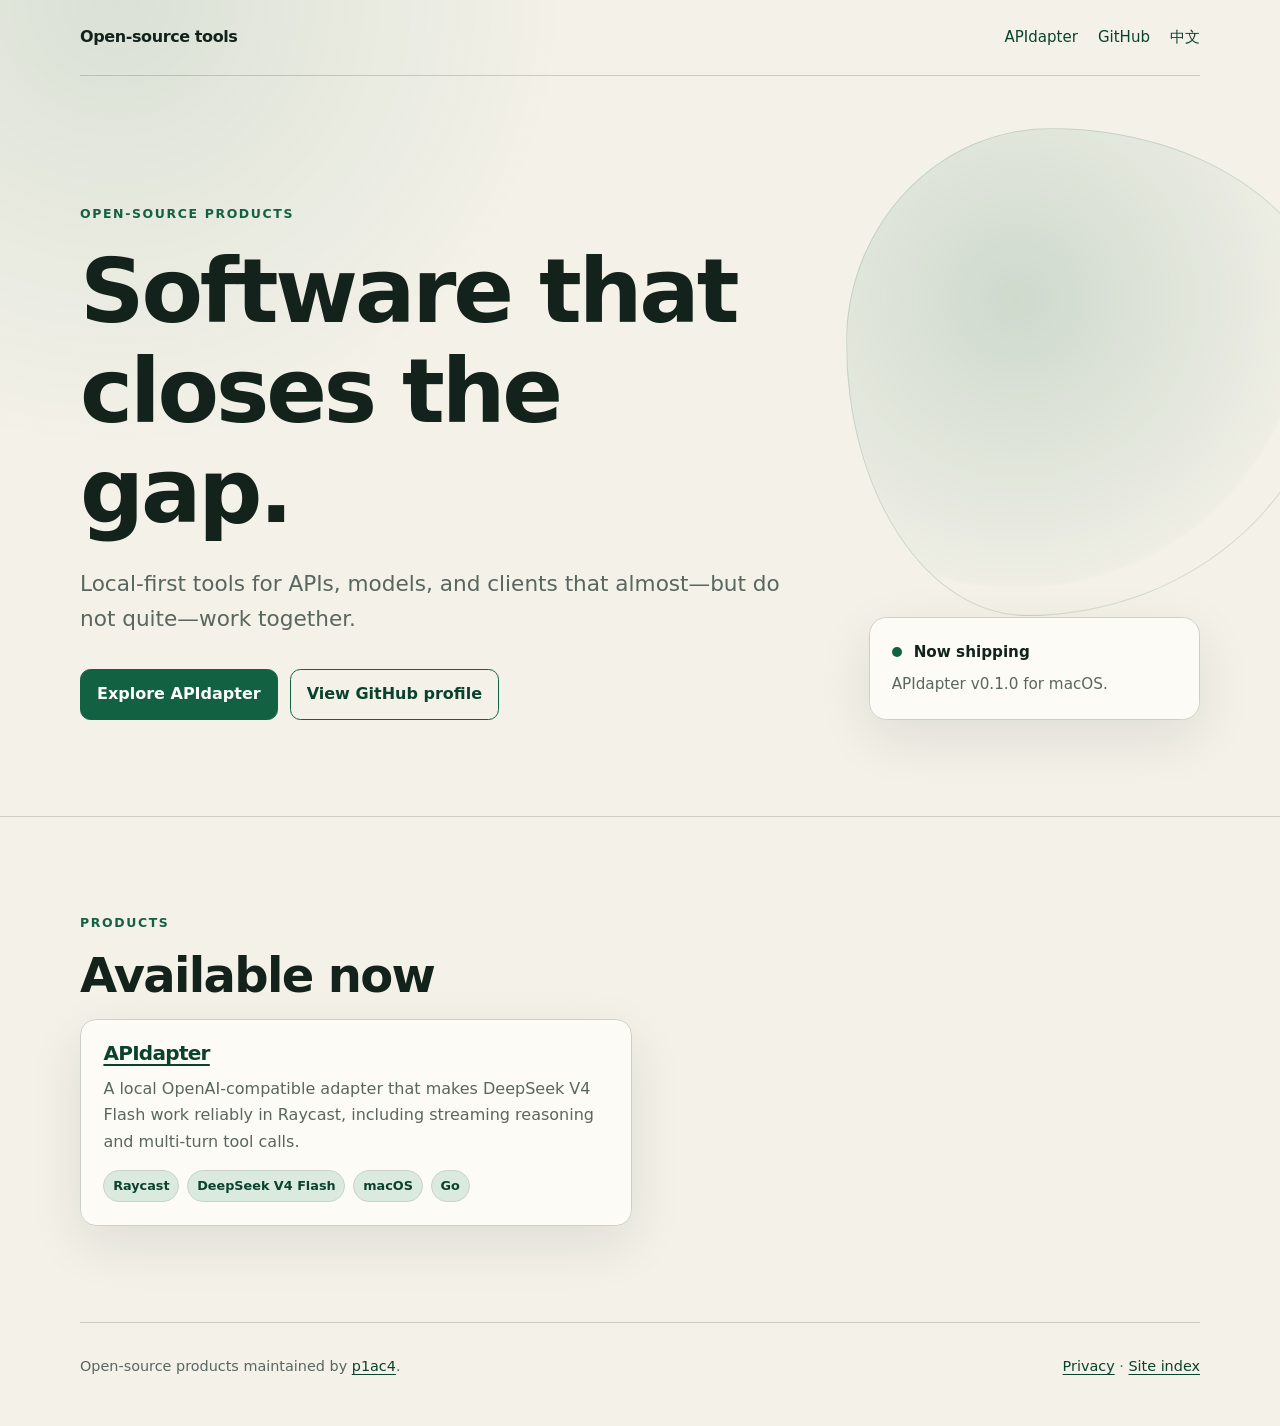
<file: index.html>
<!doctype html>
<html lang="en">
<head>
  <meta charset="utf-8">
  <meta name="viewport" content="width=device-width, initial-scale=1">
  <meta name="google-site-verification" content="-a6aRvejH29HqpFG3mDC5x5SGR4LYMcggKDMlY1fl5k">
  <title>Open-source tools for real compatibility gaps</title>
  <meta name="description" content="Focused, local-first open-source products for real compatibility gaps, starting with APIdapter.">
  <link rel="canonical" href="https://p1ac4.github.io/">
  <link rel="alternate" hreflang="en" href="https://p1ac4.github.io/">
  <link rel="alternate" hreflang="zh-Hans" href="https://p1ac4.github.io/zh/">
  <link rel="alternate" hreflang="x-default" href="https://p1ac4.github.io/">
  <meta property="og:type" content="website">
  <meta property="og:title" content="Open-source tools for real compatibility gaps">
  <meta property="og:description" content="Focused, local-first products for real compatibility gaps.">
  <meta property="og:url" content="https://p1ac4.github.io/">
  <meta name="twitter:card" content="summary">
  <link rel="icon" href="/assets/favicon.svg" type="image/svg+xml">
  <link rel="stylesheet" href="/assets/styles.css">
  <!-- Google tag (gtag.js) -->
  <script async src="https://www.googletagmanager.com/gtag/js?id=G-8JHM6JYCK9"></script>
  <script>
    window.dataLayer = window.dataLayer || [];
    function gtag(){dataLayer.push(arguments);}
    gtag('js', new Date());
    gtag('config', 'G-8JHM6JYCK9');
  </script>
  <script type="application/ld+json">
  {
    "@context": "https://schema.org",
    "@type": "WebSite",
    "name": "Open-source compatibility tools",
    "url": "https://p1ac4.github.io/",
    "description": "Focused, local-first open-source products for real compatibility gaps.",
    "inLanguage": ["en", "zh-Hans"]
  }
  </script>
</head>
<body>
  <a class="skip-link" href="#main">Skip to content</a>
  <header class="shell site-header">
    <a class="brand" href="/">Open-source tools</a>
    <nav class="nav" aria-label="Primary">
      <a href="/apidapter/">APIdapter</a>
      <a href="https://github.com/p1ac4">GitHub</a>
      <a lang="zh-Hans" href="/zh/">中文</a>
    </nav>
  </header>

  <main id="main">
    <section class="shell hero">
      <div class="hero-grid">
        <div>
          <p class="eyebrow">Open-source products</p>
          <h1>Software that closes the gap.</h1>
          <p class="lede">Local-first tools for APIs, models, and clients that almost—but do not quite—work together.</p>
          <div class="actions">
            <a class="button" href="/apidapter/">Explore APIdapter</a>
            <a class="button secondary" href="https://github.com/p1ac4">View GitHub profile</a>
          </div>
        </div>
        <aside class="hero-note" aria-label="Current release">
          <strong>Now shipping</strong>
          <p>APIdapter v0.1.0 for macOS.</p>
        </aside>
      </div>
    </section>

    <section class="section">
      <div class="shell">
        <p class="eyebrow">Products</p>
        <h2>Available now</h2>
        <div class="grid two">
          <article class="card">
            <h3><a href="/apidapter/">APIdapter</a></h3>
            <p>A local OpenAI-compatible adapter that makes DeepSeek V4 Flash work reliably in Raycast, including streaming reasoning and multi-turn tool calls.</p>
            <ul class="tag-list" aria-label="APIdapter topics">
              <li>Raycast</li>
              <li>DeepSeek V4 Flash</li>
              <li>macOS</li>
              <li>Go</li>
            </ul>
          </article>
        </div>
      </div>
    </section>
  </main>

  <footer class="shell site-footer">
    <p>Open-source products maintained by <a href="https://github.com/p1ac4">p1ac4</a>.</p>
    <p><a href="/privacy/">Privacy</a> · <a href="/llms.txt">Site index</a></p>
  </footer>
</body>
</html>
</file>
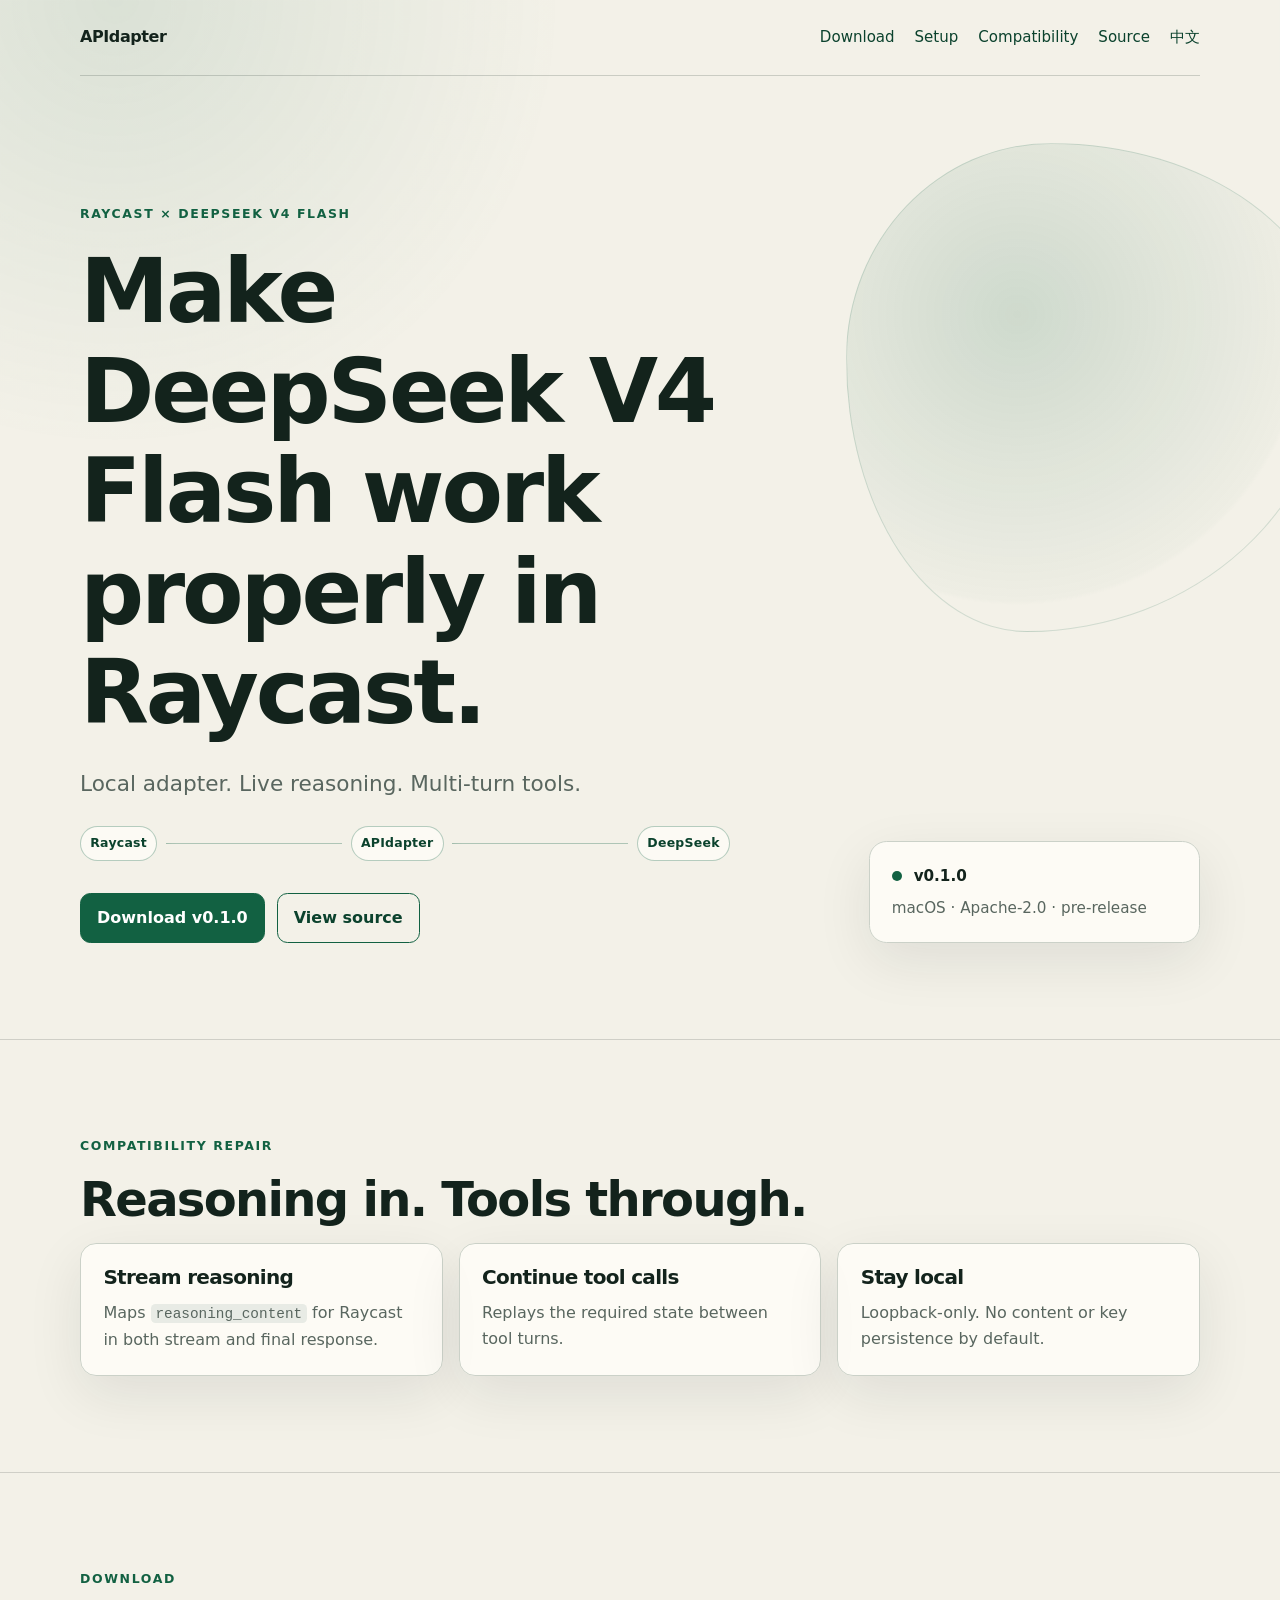
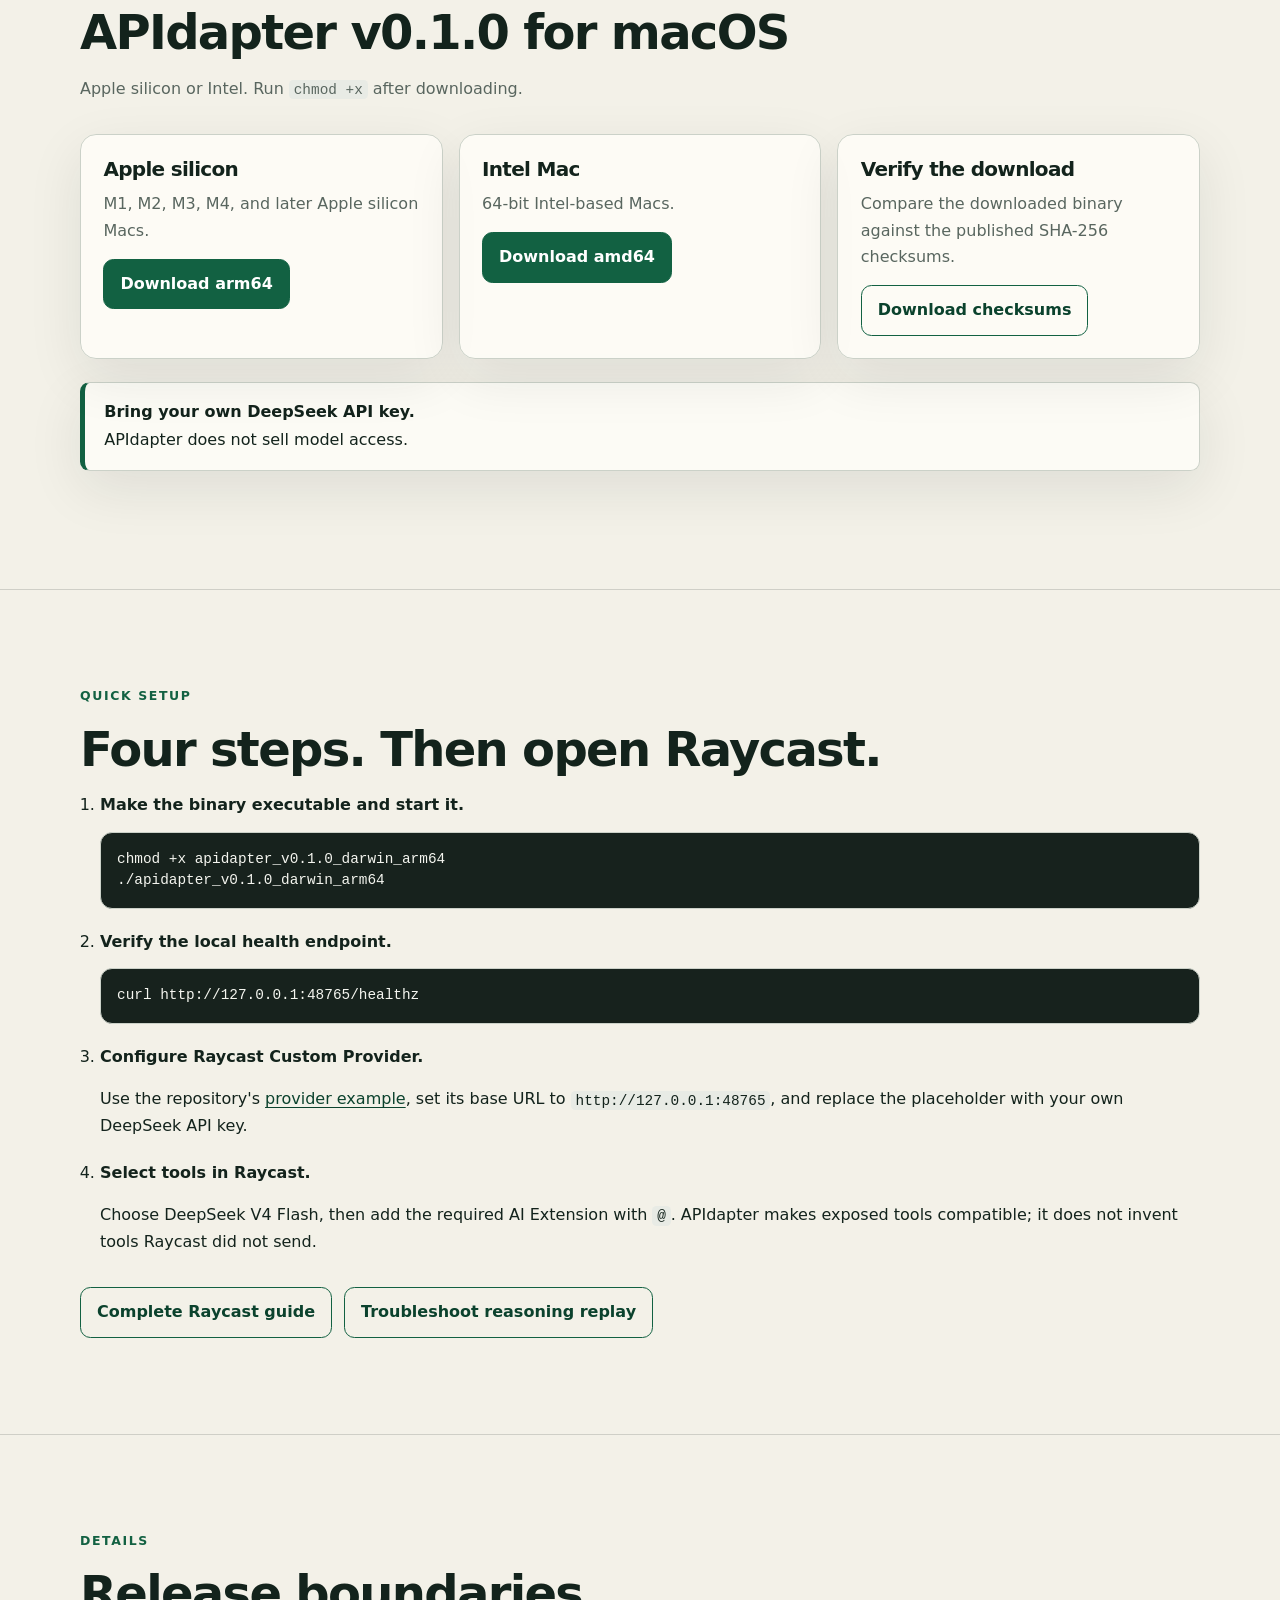
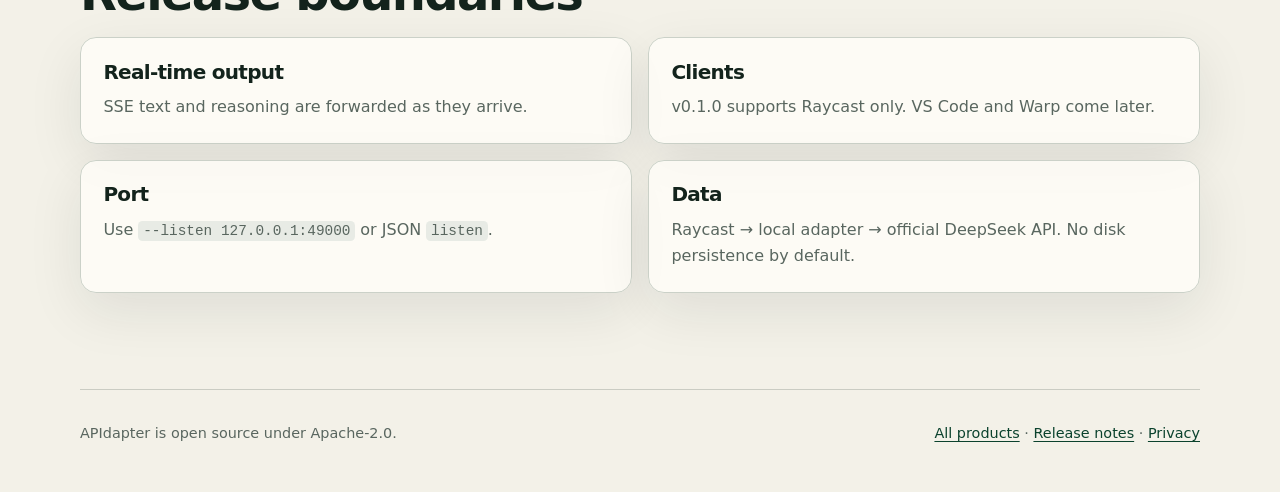
<file: apidapter/index.html>
<!doctype html>
<html lang="en">
<head>
  <meta charset="utf-8">
  <meta name="viewport" content="width=device-width, initial-scale=1">
  <title>APIdapter — Use DeepSeek V4 Flash in Raycast</title>
  <meta name="description" content="APIdapter is a local OpenAI-compatible adapter for running DeepSeek V4 Flash in Raycast with streaming reasoning and multi-turn tool calls. Download v0.1.0 for macOS.">
  <link rel="canonical" href="https://p1ac4.github.io/apidapter/">
  <link rel="alternate" hreflang="en" href="https://p1ac4.github.io/apidapter/">
  <link rel="alternate" hreflang="zh-Hans" href="https://p1ac4.github.io/apidapter/zh/">
  <link rel="alternate" hreflang="x-default" href="https://p1ac4.github.io/apidapter/">
  <meta property="og:type" content="website">
  <meta property="og:title" content="APIdapter — DeepSeek V4 Flash compatibility for Raycast">
  <meta property="og:description" content="Local compatibility adapter with streaming reasoning and multi-turn tool calls.">
  <meta property="og:url" content="https://p1ac4.github.io/apidapter/">
  <meta name="twitter:card" content="summary">
  <link rel="icon" href="/assets/favicon.svg" type="image/svg+xml">
  <link rel="stylesheet" href="/assets/styles.css">
  <!-- Google tag (gtag.js) -->
  <script async src="https://www.googletagmanager.com/gtag/js?id=G-8JHM6JYCK9"></script>
  <script>
    window.dataLayer = window.dataLayer || [];
    function gtag(){dataLayer.push(arguments);}
    gtag('js', new Date());
    gtag('config', 'G-8JHM6JYCK9');
  </script>
  <script type="application/ld+json">
  {
    "@context": "https://schema.org",
    "@graph": [
      {
        "@type": "SoftwareApplication",
        "name": "APIdapter",
        "description": "A local OpenAI-compatible adapter for running DeepSeek V4 Flash in Raycast with streaming reasoning and multi-turn tool calls.",
        "url": "https://p1ac4.github.io/apidapter/",
        "codeRepository": "https://github.com/p1ac4/APIdapter",
        "downloadUrl": "https://github.com/p1ac4/APIdapter/releases/tag/v0.1.0",
        "softwareVersion": "0.1.0",
        "operatingSystem": "macOS",
        "applicationCategory": "DeveloperApplication",
        "license": "https://www.apache.org/licenses/LICENSE-2.0",
        "isAccessibleForFree": true
      }
    ]
  }
  </script>
</head>
<body>
  <a class="skip-link" href="#main">Skip to content</a>
  <header class="shell site-header">
    <a class="brand" href="/apidapter/">APIdapter</a>
    <nav class="nav" aria-label="Primary">
      <a href="#download">Download</a>
      <a href="#setup">Setup</a>
      <a href="/apidapter/compatibility/">Compatibility</a>
      <a href="https://github.com/p1ac4/APIdapter">Source</a>
      <a lang="zh-Hans" href="/apidapter/zh/">中文</a>
    </nav>
  </header>

  <main id="main">
    <section class="shell hero">
      <div class="hero-grid">
        <div>
          <p class="eyebrow">Raycast × DeepSeek V4 Flash</p>
          <h1>Make DeepSeek V4 Flash work properly in Raycast.</h1>
          <p class="lede">Local adapter. Live reasoning. Multi-turn tools.</p>
          <div class="route" aria-label="Request route">
            <span>Raycast</span><i aria-hidden="true"></i><span>APIdapter</span><i aria-hidden="true"></i><span>DeepSeek</span>
          </div>
          <div class="actions">
            <a class="button" href="#download">Download v0.1.0</a>
            <a class="button secondary" href="https://github.com/p1ac4/APIdapter">View source</a>
          </div>
        </div>
        <aside class="hero-note" aria-label="Release status">
          <strong>v0.1.0</strong>
          <p>macOS · Apache-2.0 · pre-release</p>
        </aside>
      </div>
    </section>

    <section class="section">
      <div class="shell">
        <p class="eyebrow">Compatibility repair</p>
        <h2>Reasoning in. Tools through.</h2>
        <div class="grid">
          <article class="card">
            <h3>Stream reasoning</h3>
            <p>Maps <code>reasoning_content</code> for Raycast in both stream and final response.</p>
          </article>
          <article class="card">
            <h3>Continue tool calls</h3>
            <p>Replays the required state between tool turns.</p>
          </article>
          <article class="card">
            <h3>Stay local</h3>
            <p>Loopback-only. No content or key persistence by default.</p>
          </article>
        </div>
      </div>
    </section>

    <section class="section" id="download">
      <div class="shell">
        <p class="eyebrow">Download</p>
        <h2>APIdapter v0.1.0 for macOS</h2>
        <p class="section-intro">Apple silicon or Intel. Run <code>chmod +x</code> after downloading.</p>
        <div class="grid">
          <article class="card">
            <h3>Apple silicon</h3>
            <p>M1, M2, M3, M4, and later Apple silicon Macs.</p>
            <p><a class="button" href="https://github.com/p1ac4/APIdapter/releases/download/v0.1.0/apidapter_v0.1.0_darwin_arm64">Download arm64</a></p>
          </article>
          <article class="card">
            <h3>Intel Mac</h3>
            <p>64-bit Intel-based Macs.</p>
            <p><a class="button" href="https://github.com/p1ac4/APIdapter/releases/download/v0.1.0/apidapter_v0.1.0_darwin_amd64">Download amd64</a></p>
          </article>
          <article class="card">
            <h3>Verify the download</h3>
            <p>Compare the downloaded binary against the published SHA-256 checksums.</p>
            <p><a class="button secondary" href="https://github.com/p1ac4/APIdapter/releases/download/v0.1.0/apidapter_v0.1.0_checksums.txt">Download checksums</a></p>
          </article>
        </div>
        <div class="notice">
          <strong>Bring your own DeepSeek API key.</strong>
          APIdapter does not sell model access.
        </div>
      </div>
    </section>

    <section class="section" id="setup">
      <div class="shell">
        <p class="eyebrow">Quick setup</p>
        <h2>Four steps. Then open Raycast.</h2>
        <ol class="steps">
          <li>
            <strong>Make the binary executable and start it.</strong>
            <pre><code>chmod +x apidapter_v0.1.0_darwin_arm64
./apidapter_v0.1.0_darwin_arm64</code></pre>
          </li>
          <li>
            <strong>Verify the local health endpoint.</strong>
            <pre><code>curl http://127.0.0.1:48765/healthz</code></pre>
          </li>
          <li>
            <strong>Configure Raycast Custom Provider.</strong>
            <p>Use the repository's <a href="https://github.com/p1ac4/APIdapter/blob/main/examples/raycast-providers.yaml">provider example</a>, set its base URL to <code>http://127.0.0.1:48765</code>, and replace the placeholder with your own DeepSeek API key.</p>
          </li>
          <li>
            <strong>Select tools in Raycast.</strong>
            <p>Choose DeepSeek V4 Flash, then add the required AI Extension with <code>@</code>. APIdapter makes exposed tools compatible; it does not invent tools Raycast did not send.</p>
          </li>
        </ol>
        <div class="actions">
          <a class="button secondary" href="https://github.com/p1ac4/APIdapter/blob/main/docs/raycast.md">Complete Raycast guide</a>
          <a class="button secondary" href="/apidapter/fix-reasoning-content-must-be-passed-back/">Troubleshoot reasoning replay</a>
        </div>
      </div>
    </section>

    <section class="section" id="faq">
      <div class="shell">
        <p class="eyebrow">Details</p>
        <h2>Release boundaries</h2>
        <div class="grid two">
          <article class="card">
            <h3>Real-time output</h3>
            <p>SSE text and reasoning are forwarded as they arrive.</p>
          </article>
          <article class="card">
            <h3>Clients</h3>
            <p>v0.1.0 supports Raycast only. VS Code and Warp come later.</p>
          </article>
          <article class="card">
            <h3>Port</h3>
            <p>Use <code>--listen 127.0.0.1:49000</code> or JSON <code>listen</code>.</p>
          </article>
          <article class="card">
            <h3>Data</h3>
            <p>Raycast → local adapter → official DeepSeek API. No disk persistence by default.</p>
          </article>
        </div>
      </div>
    </section>
  </main>

  <footer class="shell site-footer">
    <p>APIdapter is open source under Apache-2.0.</p>
    <p><a href="/">All products</a> · <a href="https://github.com/p1ac4/APIdapter/releases/tag/v0.1.0">Release notes</a> · <a href="/privacy/">Privacy</a></p>
  </footer>
</body>
</html>
</file>
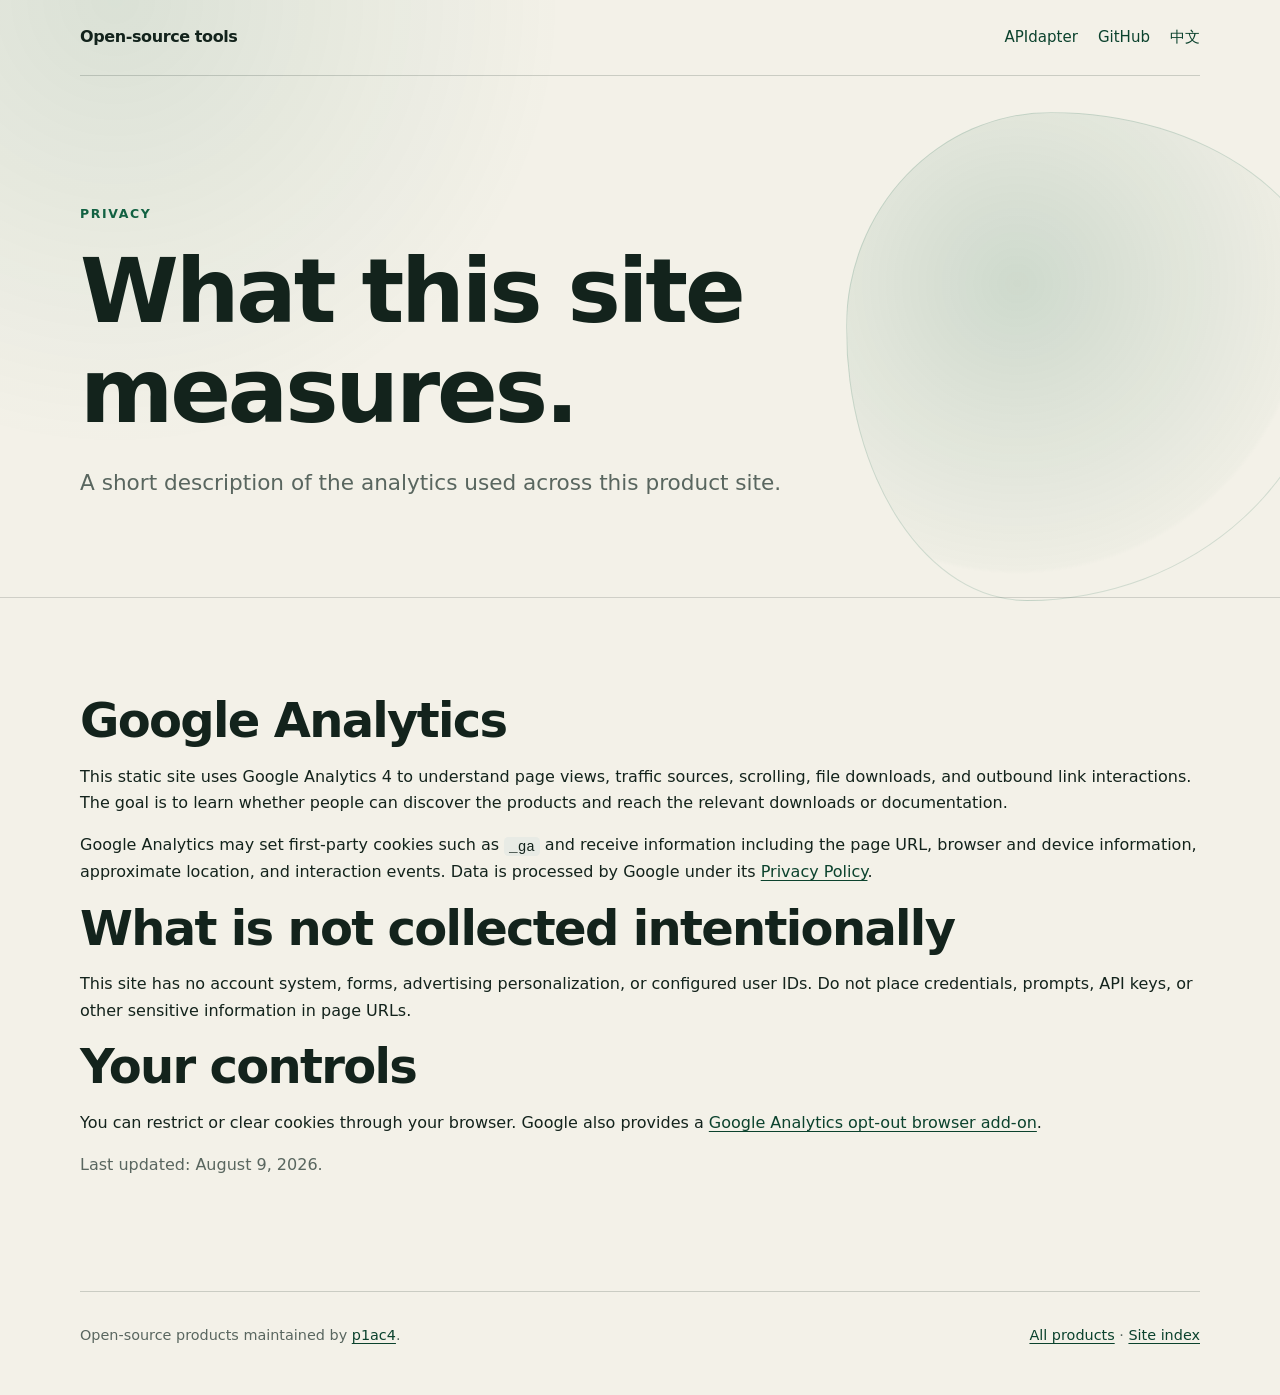
<file: privacy/index.html>
<!doctype html>
<html lang="en">
<head>
  <meta charset="utf-8">
  <meta name="viewport" content="width=device-width, initial-scale=1">
  <title>Privacy · Open-source tools</title>
  <meta name="description" content="Privacy information for the p1ac4.github.io product site and its use of Google Analytics 4.">
  <link rel="canonical" href="https://p1ac4.github.io/privacy/">
  <link rel="alternate" hreflang="en" href="https://p1ac4.github.io/privacy/">
  <link rel="alternate" hreflang="zh-Hans" href="https://p1ac4.github.io/zh/privacy/">
  <link rel="alternate" hreflang="x-default" href="https://p1ac4.github.io/privacy/">
  <link rel="icon" href="/assets/favicon.svg" type="image/svg+xml">
  <link rel="stylesheet" href="/assets/styles.css">
  <!-- Google tag (gtag.js) -->
  <script async src="https://www.googletagmanager.com/gtag/js?id=G-8JHM6JYCK9"></script>
  <script>
    window.dataLayer = window.dataLayer || [];
    function gtag(){dataLayer.push(arguments);}
    gtag('js', new Date());
    gtag('config', 'G-8JHM6JYCK9');
  </script>
</head>
<body>
  <a class="skip-link" href="#main">Skip to content</a>
  <header class="shell site-header">
    <a class="brand" href="/">Open-source tools</a>
    <nav class="nav" aria-label="Primary">
      <a href="/apidapter/">APIdapter</a>
      <a href="https://github.com/p1ac4">GitHub</a>
      <a lang="zh-Hans" href="/zh/privacy/">中文</a>
    </nav>
  </header>

  <main id="main">
    <section class="shell hero compact">
      <p class="eyebrow">Privacy</p>
      <h1>What this site measures.</h1>
      <p class="lede">A short description of the analytics used across this product site.</p>
    </section>

    <section class="section">
      <div class="shell content">
        <h2>Google Analytics</h2>
        <p>This static site uses Google Analytics 4 to understand page views, traffic sources, scrolling, file downloads, and outbound link interactions. The goal is to learn whether people can discover the products and reach the relevant downloads or documentation.</p>
        <p>Google Analytics may set first-party cookies such as <code>_ga</code> and receive information including the page URL, browser and device information, approximate location, and interaction events. Data is processed by Google under its <a href="https://policies.google.com/privacy">Privacy Policy</a>.</p>

        <h2>What is not collected intentionally</h2>
        <p>This site has no account system, forms, advertising personalization, or configured user IDs. Do not place credentials, prompts, API keys, or other sensitive information in page URLs.</p>

        <h2>Your controls</h2>
        <p>You can restrict or clear cookies through your browser. Google also provides a <a href="https://tools.google.com/dlpage/gaoptout">Google Analytics opt-out browser add-on</a>.</p>

        <p class="muted">Last updated: August 9, 2026.</p>
      </div>
    </section>
  </main>

  <footer class="shell site-footer">
    <p>Open-source products maintained by <a href="https://github.com/p1ac4">p1ac4</a>.</p>
    <p><a href="/">All products</a> · <a href="/llms.txt">Site index</a></p>
  </footer>
</body>
</html>
</file>
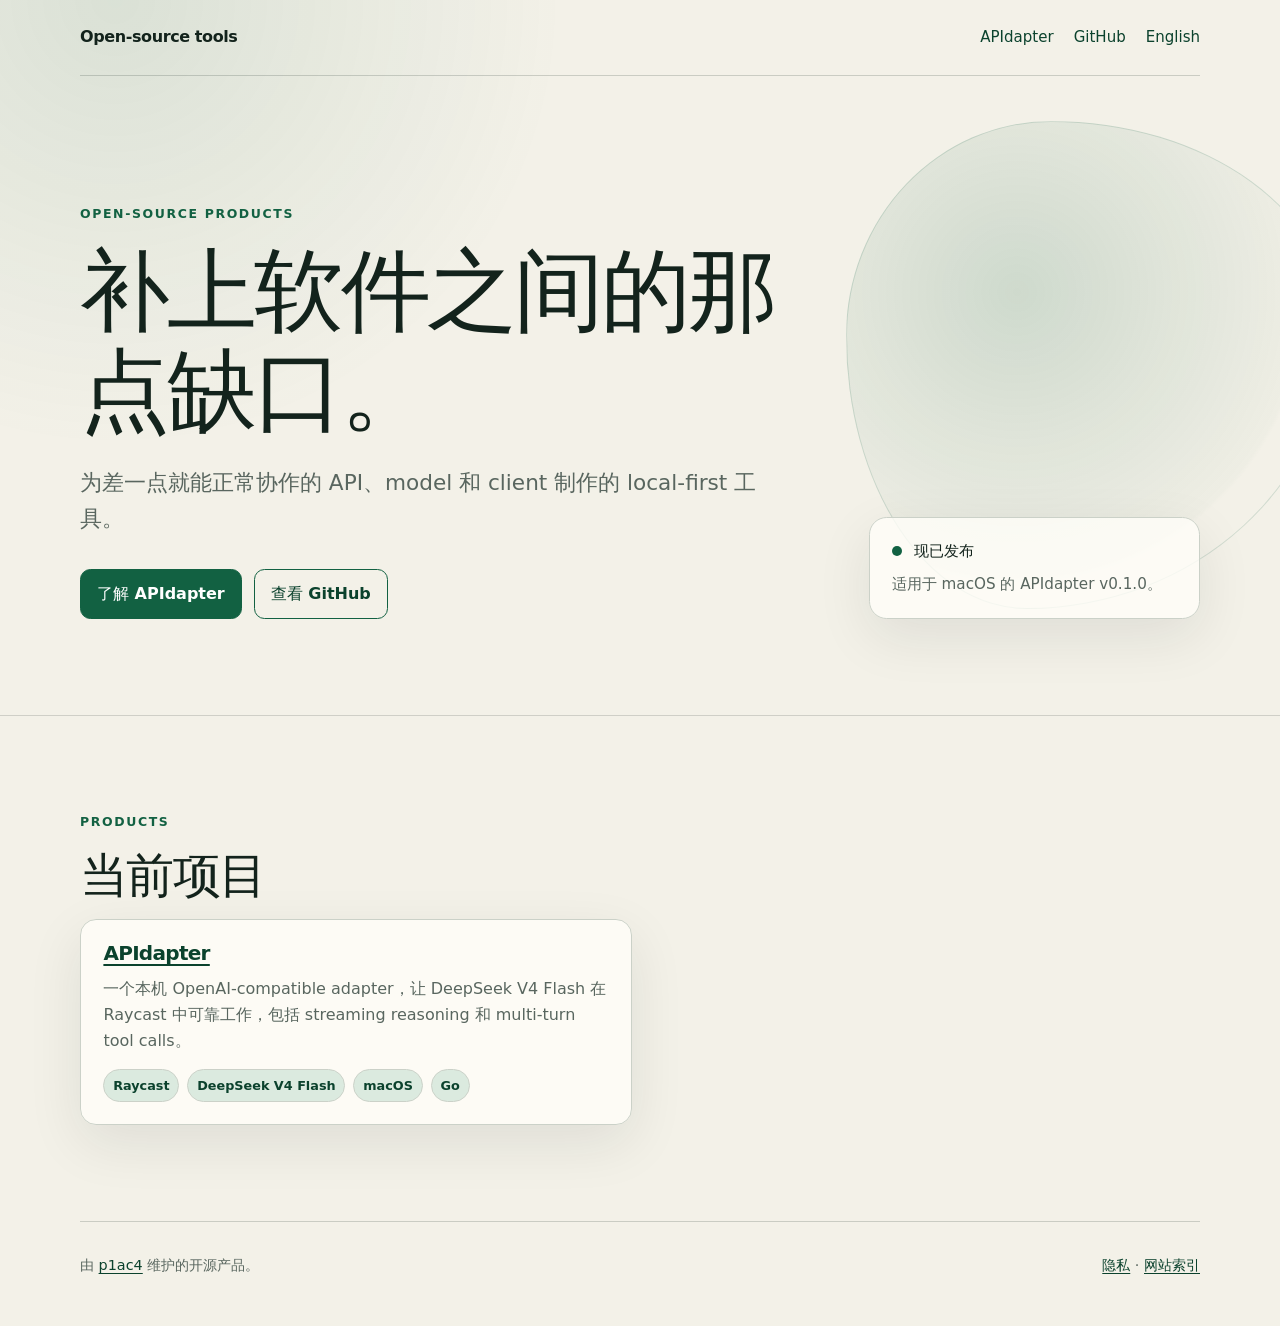
<file: zh/index.html>
<!doctype html>
<html lang="zh-Hans">
<head>
  <meta charset="utf-8">
  <meta name="viewport" content="width=device-width, initial-scale=1">
  <title>解决真实兼容缺口的开源工具</title>
  <meta name="description" content="专注、local-first、解决真实兼容缺口的开源产品，首个项目为 APIdapter。">
  <link rel="canonical" href="https://p1ac4.github.io/zh/">
  <link rel="alternate" hreflang="en" href="https://p1ac4.github.io/">
  <link rel="alternate" hreflang="zh-Hans" href="https://p1ac4.github.io/zh/">
  <link rel="alternate" hreflang="x-default" href="https://p1ac4.github.io/">
  <meta property="og:type" content="website">
  <meta property="og:title" content="解决真实兼容缺口的开源工具">
  <meta property="og:description" content="专注、local-first、解决真实兼容缺口的开源产品。">
  <meta property="og:url" content="https://p1ac4.github.io/zh/">
  <meta name="twitter:card" content="summary">
  <link rel="icon" href="/assets/favicon.svg" type="image/svg+xml">
  <link rel="stylesheet" href="/assets/styles.css">
  <!-- Google tag (gtag.js) -->
  <script async src="https://www.googletagmanager.com/gtag/js?id=G-8JHM6JYCK9"></script>
  <script>
    window.dataLayer = window.dataLayer || [];
    function gtag(){dataLayer.push(arguments);}
    gtag('js', new Date());
    gtag('config', 'G-8JHM6JYCK9');
  </script>
</head>
<body>
  <a class="skip-link" href="#main">跳到正文</a>
  <header class="shell site-header">
    <a class="brand" href="/zh/">Open-source tools</a>
    <nav class="nav" aria-label="主导航">
      <a href="/apidapter/zh/">APIdapter</a>
      <a href="https://github.com/p1ac4">GitHub</a>
      <a lang="en" href="/">English</a>
    </nav>
  </header>

  <main id="main">
    <section class="shell hero">
      <div class="hero-grid">
        <div>
          <p class="eyebrow">Open-source products</p>
          <h1>补上软件之间的那点缺口。</h1>
          <p class="lede">为差一点就能正常协作的 API、model 和 client 制作的 local-first 工具。</p>
          <div class="actions">
            <a class="button" href="/apidapter/zh/">了解 APIdapter</a>
            <a class="button secondary" href="https://github.com/p1ac4">查看 GitHub</a>
          </div>
        </div>
        <aside class="hero-note" aria-label="当前发布">
          <strong>现已发布</strong>
          <p>适用于 macOS 的 APIdapter v0.1.0。</p>
        </aside>
      </div>
    </section>

    <section class="section">
      <div class="shell">
        <p class="eyebrow">Products</p>
        <h2>当前项目</h2>
        <div class="grid two">
          <article class="card">
            <h3><a href="/apidapter/zh/">APIdapter</a></h3>
            <p>一个本机 OpenAI-compatible adapter，让 DeepSeek V4 Flash 在 Raycast 中可靠工作，包括 streaming reasoning 和 multi-turn tool calls。</p>
            <ul class="tag-list" aria-label="APIdapter 主题">
              <li>Raycast</li>
              <li>DeepSeek V4 Flash</li>
              <li>macOS</li>
              <li>Go</li>
            </ul>
          </article>
        </div>
      </div>
    </section>
  </main>

  <footer class="shell site-footer">
    <p>由 <a href="https://github.com/p1ac4">p1ac4</a> 维护的开源产品。</p>
    <p><a href="/zh/privacy/">隐私</a> · <a href="/llms.txt">网站索引</a></p>
  </footer>
</body>
</html>
</file>
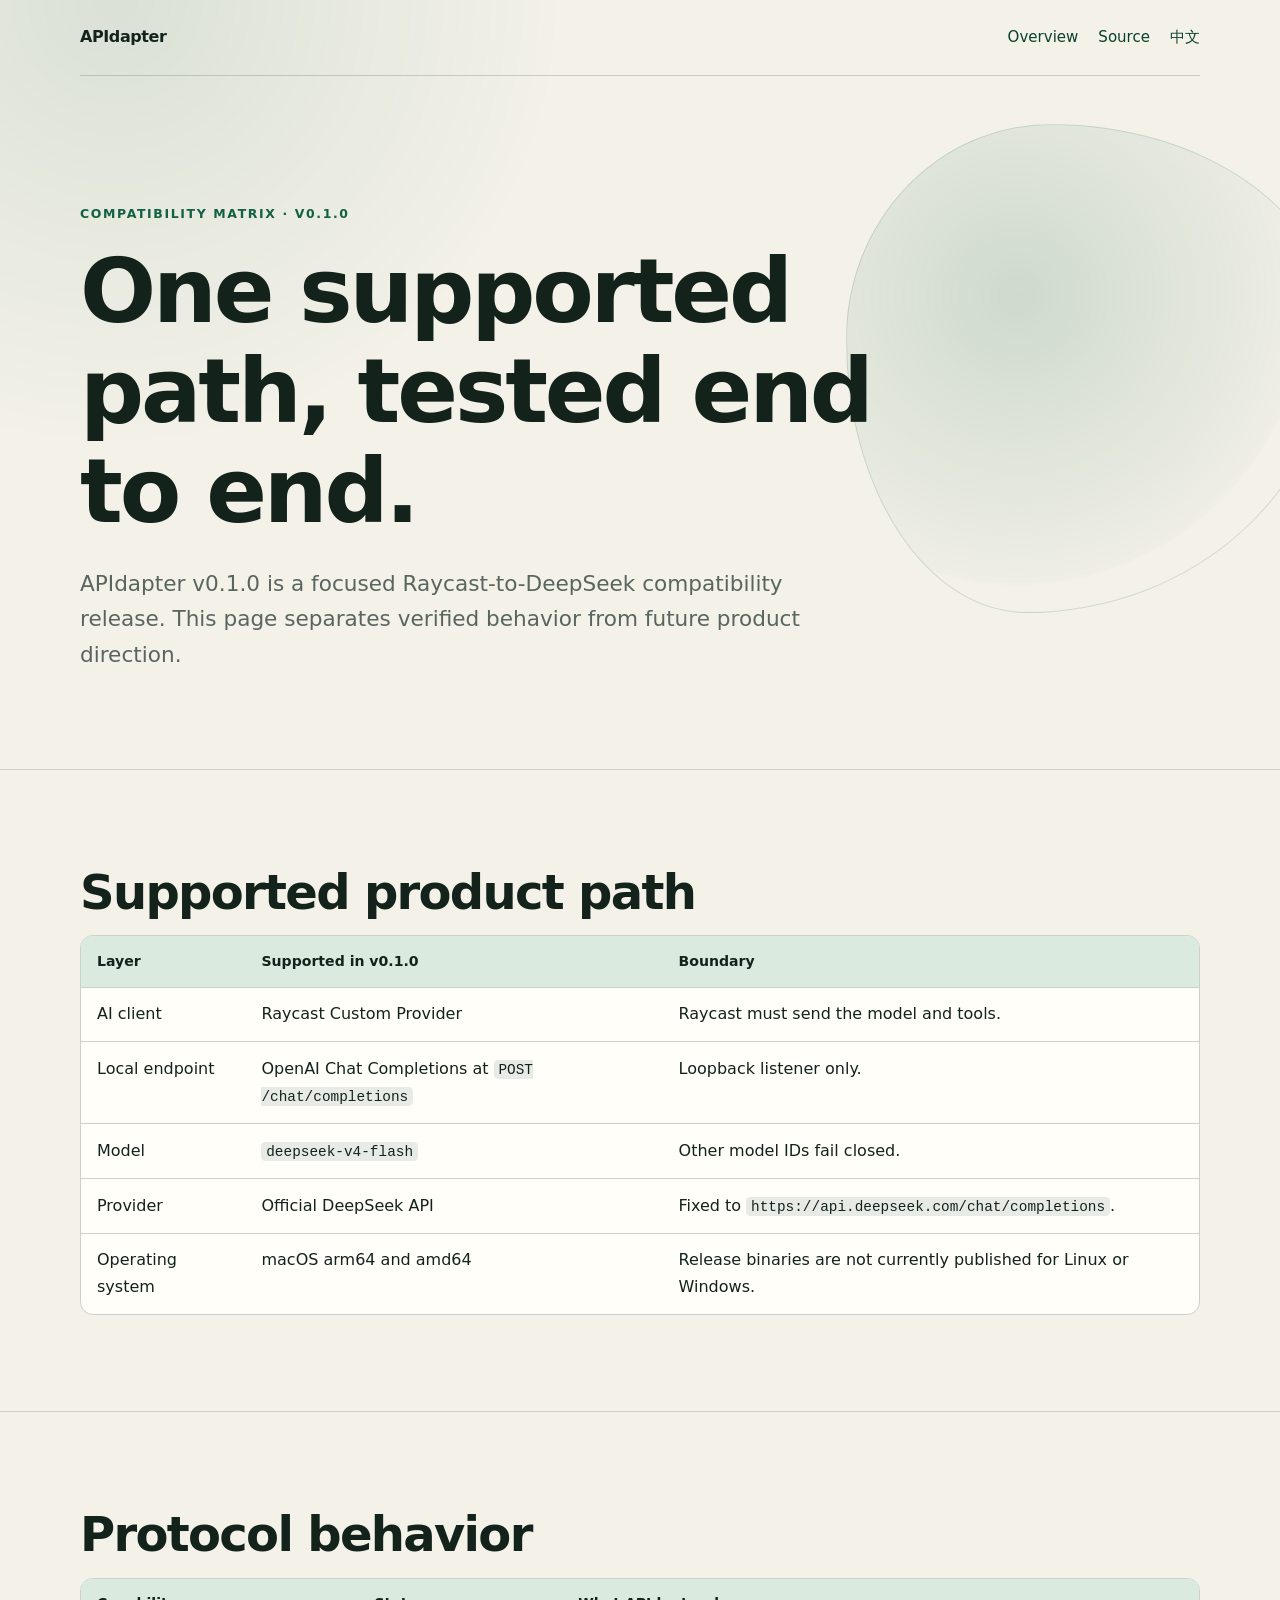
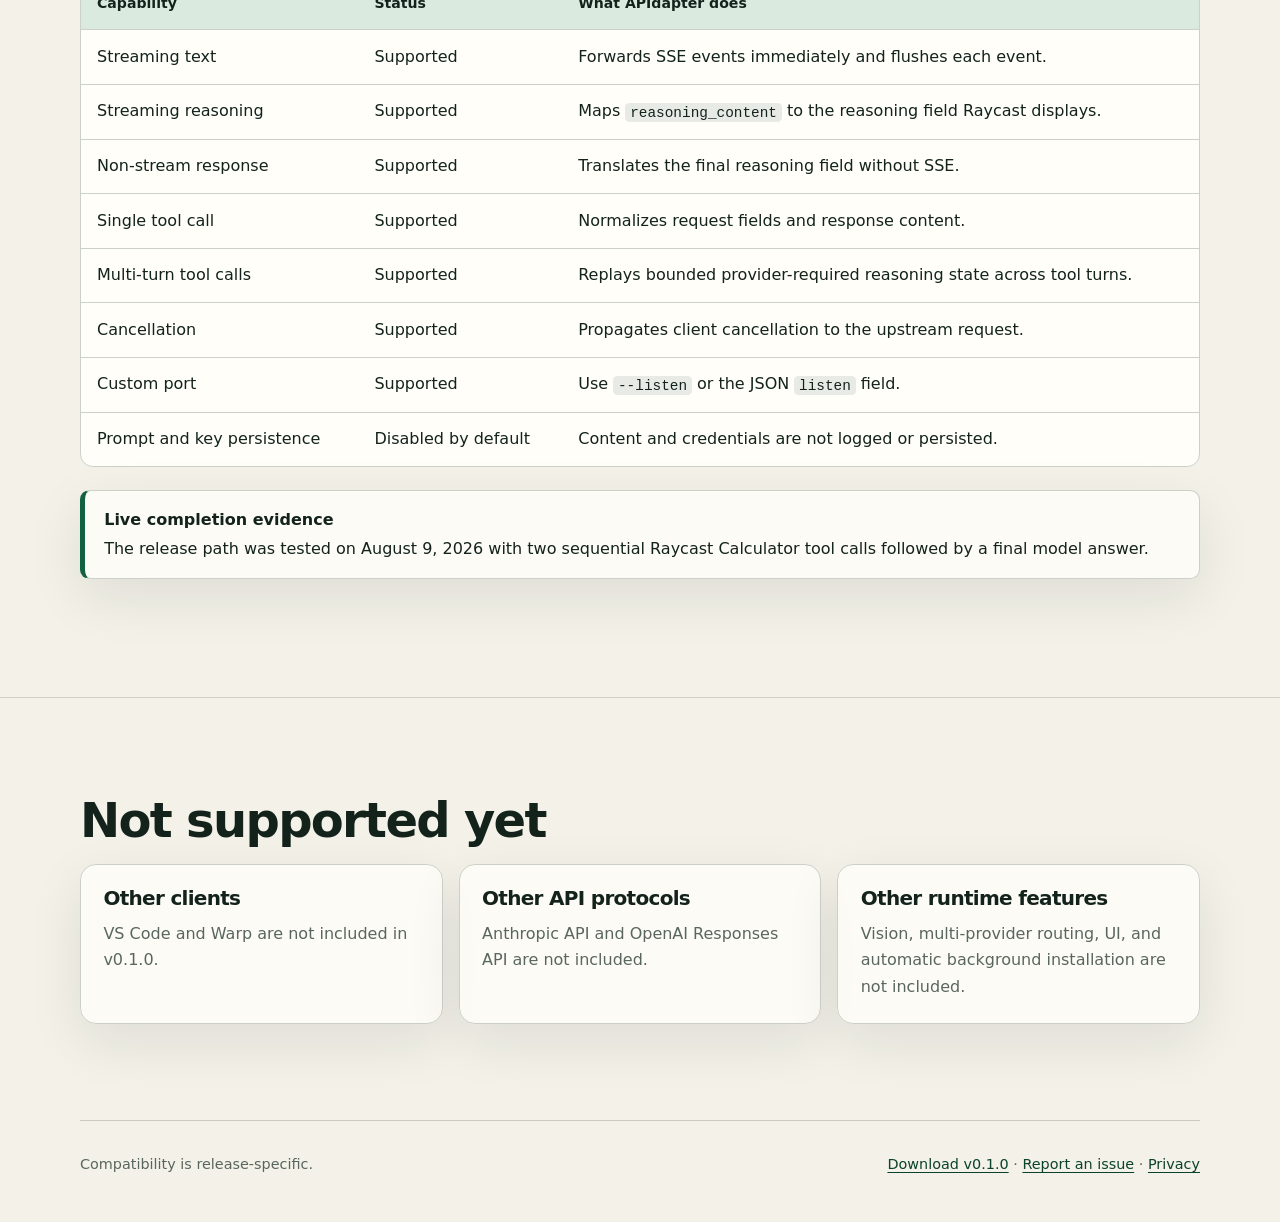
<file: apidapter/compatibility/index.html>
<!doctype html>
<html lang="en">
<head>
  <meta charset="utf-8">
  <meta name="viewport" content="width=device-width, initial-scale=1">
  <title>APIdapter compatibility — Raycast and DeepSeek V4 Flash</title>
  <meta name="description" content="Exact APIdapter v0.1.0 compatibility: Raycast Custom Provider, official DeepSeek V4 Flash, streaming reasoning, multi-turn tool calls, macOS arm64 and amd64.">
  <link rel="canonical" href="https://p1ac4.github.io/apidapter/compatibility/">
  <link rel="alternate" hreflang="en" href="https://p1ac4.github.io/apidapter/compatibility/">
  <link rel="alternate" hreflang="zh-Hans" href="https://p1ac4.github.io/apidapter/zh/compatibility/">
  <link rel="alternate" hreflang="x-default" href="https://p1ac4.github.io/apidapter/compatibility/">
  <meta property="og:title" content="APIdapter compatibility matrix">
  <meta property="og:description" content="What APIdapter v0.1.0 supports, tests, and deliberately leaves out.">
  <meta property="og:url" content="https://p1ac4.github.io/apidapter/compatibility/">
  <link rel="icon" href="/assets/favicon.svg" type="image/svg+xml">
  <link rel="stylesheet" href="/assets/styles.css">
  <!-- Google tag (gtag.js) -->
  <script async src="https://www.googletagmanager.com/gtag/js?id=G-8JHM6JYCK9"></script>
  <script>
    window.dataLayer = window.dataLayer || [];
    function gtag(){dataLayer.push(arguments);}
    gtag('js', new Date());
    gtag('config', 'G-8JHM6JYCK9');
  </script>
</head>
<body>
  <a class="skip-link" href="#main">Skip to content</a>
  <header class="shell site-header">
    <a class="brand" href="/apidapter/">APIdapter</a>
    <nav class="nav" aria-label="Primary">
      <a href="/apidapter/">Overview</a>
      <a href="https://github.com/p1ac4/APIdapter">Source</a>
      <a lang="zh-Hans" href="/apidapter/zh/compatibility/">中文</a>
    </nav>
  </header>

  <main id="main">
    <section class="shell hero">
      <p class="eyebrow">Compatibility matrix · v0.1.0</p>
      <h1>One supported path, tested end to end.</h1>
      <p class="lede">APIdapter v0.1.0 is a focused Raycast-to-DeepSeek compatibility release. This page separates verified behavior from future product direction.</p>
    </section>

    <section class="section">
      <div class="shell">
        <h2>Supported product path</h2>
        <div class="table-wrap">
          <table>
            <thead>
              <tr><th>Layer</th><th>Supported in v0.1.0</th><th>Boundary</th></tr>
            </thead>
            <tbody>
              <tr><td>AI client</td><td>Raycast Custom Provider</td><td>Raycast must send the model and tools.</td></tr>
              <tr><td>Local endpoint</td><td>OpenAI Chat Completions at <code>POST /chat/completions</code></td><td>Loopback listener only.</td></tr>
              <tr><td>Model</td><td><code>deepseek-v4-flash</code></td><td>Other model IDs fail closed.</td></tr>
              <tr><td>Provider</td><td>Official DeepSeek API</td><td>Fixed to <code>https://api.deepseek.com/chat/completions</code>.</td></tr>
              <tr><td>Operating system</td><td>macOS arm64 and amd64</td><td>Release binaries are not currently published for Linux or Windows.</td></tr>
            </tbody>
          </table>
        </div>
      </div>
    </section>

    <section class="section">
      <div class="shell">
        <h2>Protocol behavior</h2>
        <div class="table-wrap">
          <table>
            <thead>
              <tr><th>Capability</th><th>Status</th><th>What APIdapter does</th></tr>
            </thead>
            <tbody>
              <tr><td>Streaming text</td><td>Supported</td><td>Forwards SSE events immediately and flushes each event.</td></tr>
              <tr><td>Streaming reasoning</td><td>Supported</td><td>Maps <code>reasoning_content</code> to the reasoning field Raycast displays.</td></tr>
              <tr><td>Non-stream response</td><td>Supported</td><td>Translates the final reasoning field without SSE.</td></tr>
              <tr><td>Single tool call</td><td>Supported</td><td>Normalizes request fields and response content.</td></tr>
              <tr><td>Multi-turn tool calls</td><td>Supported</td><td>Replays bounded provider-required reasoning state across tool turns.</td></tr>
              <tr><td>Cancellation</td><td>Supported</td><td>Propagates client cancellation to the upstream request.</td></tr>
              <tr><td>Custom port</td><td>Supported</td><td>Use <code>--listen</code> or the JSON <code>listen</code> field.</td></tr>
              <tr><td>Prompt and key persistence</td><td>Disabled by default</td><td>Content and credentials are not logged or persisted.</td></tr>
            </tbody>
          </table>
        </div>
        <div class="notice">
          <strong>Live completion evidence</strong>
          The release path was tested on August 9, 2026 with two sequential Raycast Calculator tool calls followed by a final model answer.
        </div>
      </div>
    </section>

    <section class="section">
      <div class="shell">
        <h2>Not supported yet</h2>
        <div class="grid">
          <article class="card"><h3>Other clients</h3><p>VS Code and Warp are not included in v0.1.0.</p></article>
          <article class="card"><h3>Other API protocols</h3><p>Anthropic API and OpenAI Responses API are not included.</p></article>
          <article class="card"><h3>Other runtime features</h3><p>Vision, multi-provider routing, UI, and automatic background installation are not included.</p></article>
        </div>
      </div>
    </section>
  </main>

  <footer class="shell site-footer">
    <p>Compatibility is release-specific.</p>
    <p><a href="/apidapter/#download">Download v0.1.0</a> · <a href="https://github.com/p1ac4/APIdapter/issues">Report an issue</a> · <a href="/privacy/">Privacy</a></p>
  </footer>
</body>
</html>
</file>
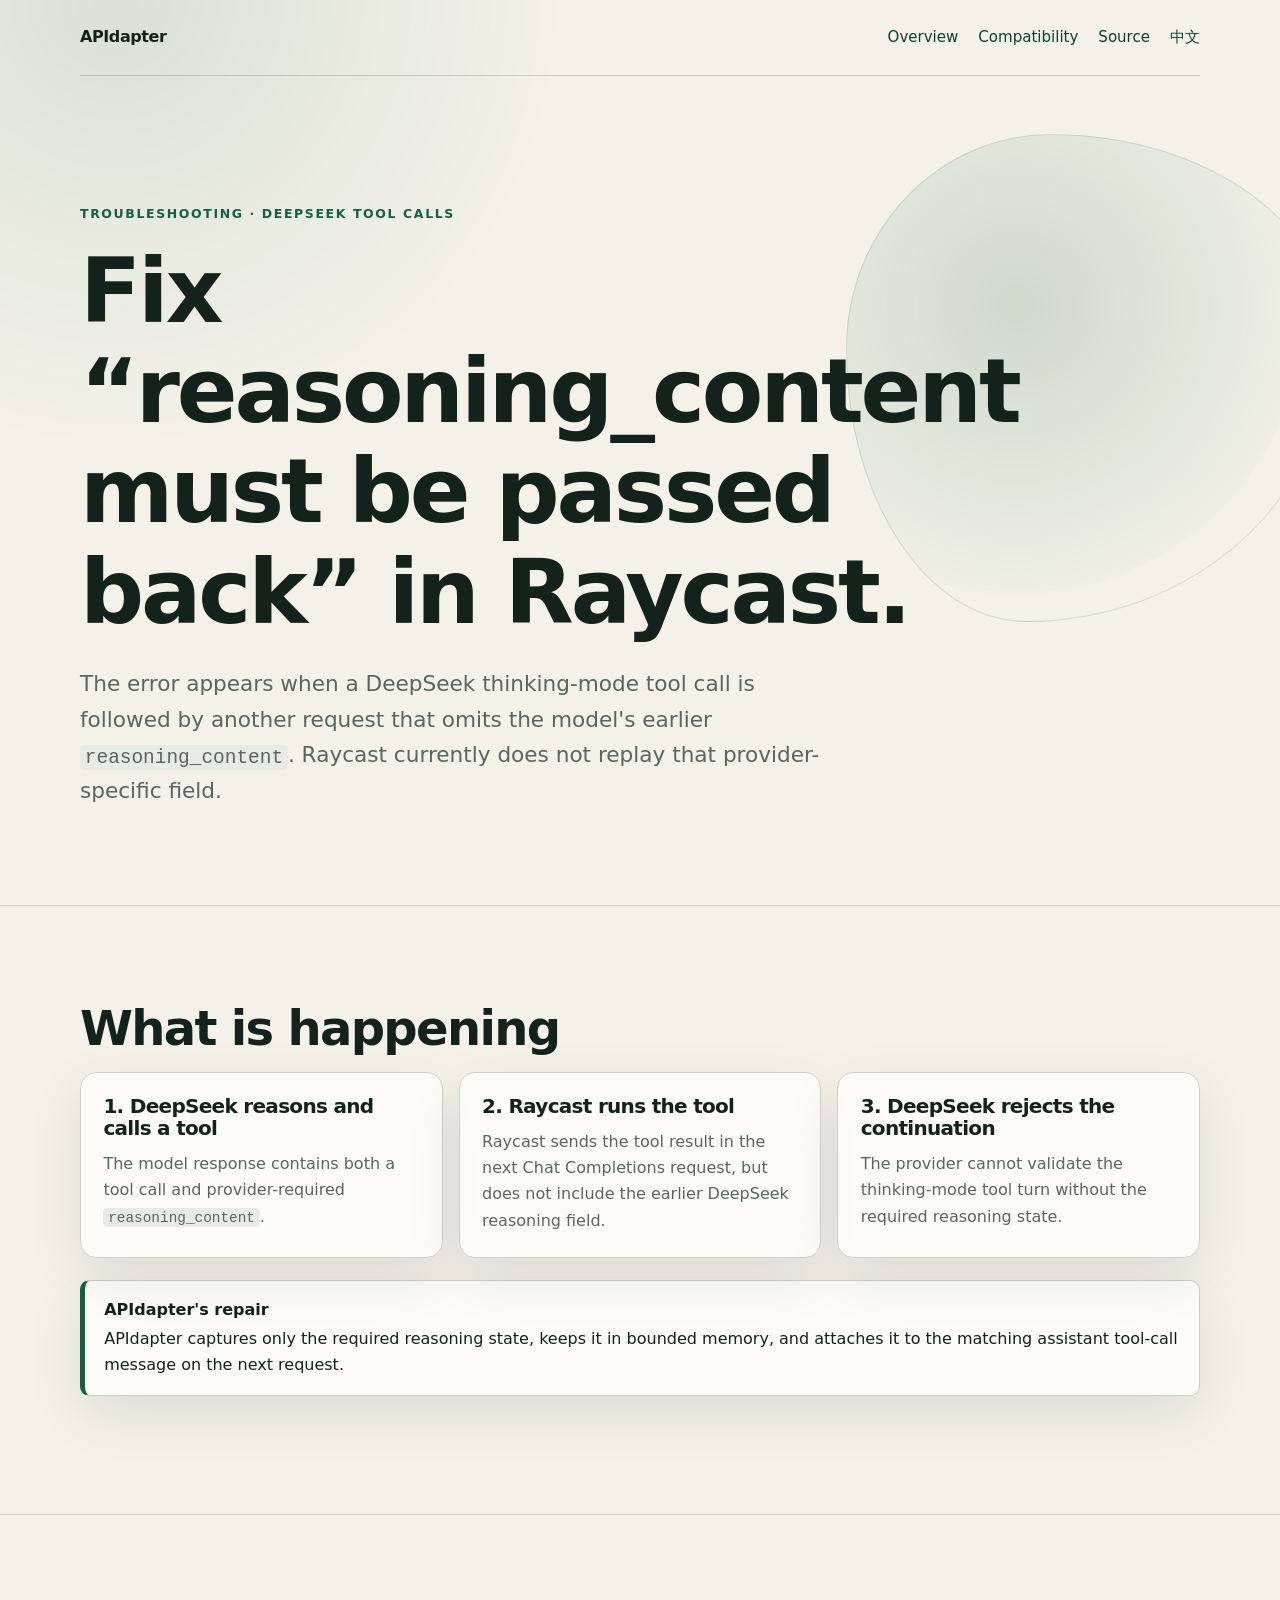
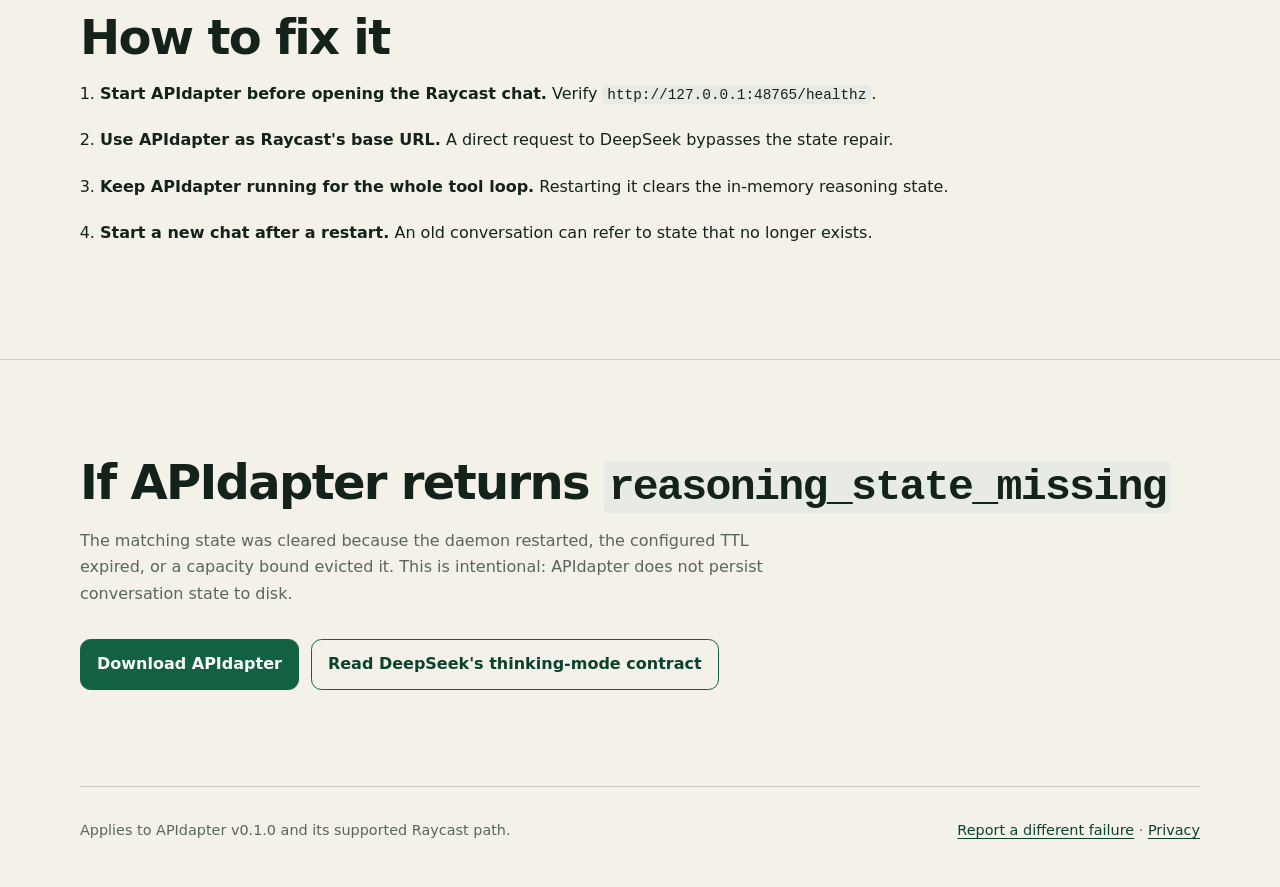
<file: apidapter/fix-reasoning-content-must-be-passed-back/index.html>
<!doctype html>
<html lang="en">
<head>
  <meta charset="utf-8">
  <meta name="viewport" content="width=device-width, initial-scale=1">
  <title>Fix “reasoning_content must be passed back” in Raycast</title>
  <meta name="description" content="Why DeepSeek tool calls fail when Raycast does not replay reasoning_content, how APIdapter repairs the tool-turn state, and how to fix reasoning_state_missing.">
  <link rel="canonical" href="https://p1ac4.github.io/apidapter/fix-reasoning-content-must-be-passed-back/">
  <link rel="alternate" hreflang="en" href="https://p1ac4.github.io/apidapter/fix-reasoning-content-must-be-passed-back/">
  <link rel="alternate" hreflang="zh-Hans" href="https://p1ac4.github.io/apidapter/zh/fix-reasoning-content-must-be-passed-back/">
  <link rel="alternate" hreflang="x-default" href="https://p1ac4.github.io/apidapter/fix-reasoning-content-must-be-passed-back/">
  <meta property="og:title" content="Fix DeepSeek reasoning_content replay in Raycast">
  <meta property="og:description" content="Understand and repair the missing reasoning state between tool turns.">
  <meta property="og:url" content="https://p1ac4.github.io/apidapter/fix-reasoning-content-must-be-passed-back/">
  <link rel="icon" href="/assets/favicon.svg" type="image/svg+xml">
  <link rel="stylesheet" href="/assets/styles.css">
  <!-- Google tag (gtag.js) -->
  <script async src="https://www.googletagmanager.com/gtag/js?id=G-8JHM6JYCK9"></script>
  <script>
    window.dataLayer = window.dataLayer || [];
    function gtag(){dataLayer.push(arguments);}
    gtag('js', new Date());
    gtag('config', 'G-8JHM6JYCK9');
  </script>
  <script type="application/ld+json">
  {
    "@context": "https://schema.org",
    "@type": "TechArticle",
    "headline": "Fix reasoning_content must be passed back in Raycast",
    "description": "How APIdapter repairs missing DeepSeek reasoning state between Raycast tool turns.",
    "mainEntityOfPage": "https://p1ac4.github.io/apidapter/fix-reasoning-content-must-be-passed-back/",
    "inLanguage": "en",
    "about": ["DeepSeek", "Raycast", "reasoning_content", "tool calling"]
  }
  </script>
</head>
<body>
  <a class="skip-link" href="#main">Skip to content</a>
  <header class="shell site-header">
    <a class="brand" href="/apidapter/">APIdapter</a>
    <nav class="nav" aria-label="Primary">
      <a href="/apidapter/">Overview</a>
      <a href="/apidapter/compatibility/">Compatibility</a>
      <a href="https://github.com/p1ac4/APIdapter">Source</a>
      <a lang="zh-Hans" href="/apidapter/zh/fix-reasoning-content-must-be-passed-back/">中文</a>
    </nav>
  </header>

  <main id="main">
    <article>
      <section class="shell hero">
        <p class="eyebrow">Troubleshooting · DeepSeek tool calls</p>
        <h1>Fix “reasoning_content must be passed back” in Raycast.</h1>
        <p class="lede">The error appears when a DeepSeek thinking-mode tool call is followed by another request that omits the model's earlier <code>reasoning_content</code>. Raycast currently does not replay that provider-specific field.</p>
      </section>

      <section class="section">
        <div class="shell">
          <h2>What is happening</h2>
          <div class="grid">
            <article class="card">
              <h3>1. DeepSeek reasons and calls a tool</h3>
              <p>The model response contains both a tool call and provider-required <code>reasoning_content</code>.</p>
            </article>
            <article class="card">
              <h3>2. Raycast runs the tool</h3>
              <p>Raycast sends the tool result in the next Chat Completions request, but does not include the earlier DeepSeek reasoning field.</p>
            </article>
            <article class="card">
              <h3>3. DeepSeek rejects the continuation</h3>
              <p>The provider cannot validate the thinking-mode tool turn without the required reasoning state.</p>
            </article>
          </div>
          <div class="notice">
            <strong>APIdapter's repair</strong>
            APIdapter captures only the required reasoning state, keeps it in bounded memory, and attaches it to the matching assistant tool-call message on the next request.
          </div>
        </div>
      </section>

      <section class="section">
        <div class="shell">
          <h2>How to fix it</h2>
          <ol class="steps">
            <li><strong>Start APIdapter before opening the Raycast chat.</strong> Verify <code>http://127.0.0.1:48765/healthz</code>.</li>
            <li><strong>Use APIdapter as Raycast's base URL.</strong> A direct request to DeepSeek bypasses the state repair.</li>
            <li><strong>Keep APIdapter running for the whole tool loop.</strong> Restarting it clears the in-memory reasoning state.</li>
            <li><strong>Start a new chat after a restart.</strong> An old conversation can refer to state that no longer exists.</li>
          </ol>
        </div>
      </section>

      <section class="section">
        <div class="shell">
          <h2>If APIdapter returns <code>reasoning_state_missing</code></h2>
          <p class="section-intro">The matching state was cleared because the daemon restarted, the configured TTL expired, or a capacity bound evicted it. This is intentional: APIdapter does not persist conversation state to disk.</p>
          <div class="actions">
            <a class="button" href="/apidapter/#download">Download APIdapter</a>
            <a class="button secondary" href="https://api-docs.deepseek.com/guides/thinking_mode/">Read DeepSeek's thinking-mode contract</a>
          </div>
        </div>
      </section>
    </article>
  </main>

  <footer class="shell site-footer">
    <p>Applies to APIdapter v0.1.0 and its supported Raycast path.</p>
    <p><a href="https://github.com/p1ac4/APIdapter/issues">Report a different failure</a> · <a href="/privacy/">Privacy</a></p>
  </footer>
</body>
</html>
</file>
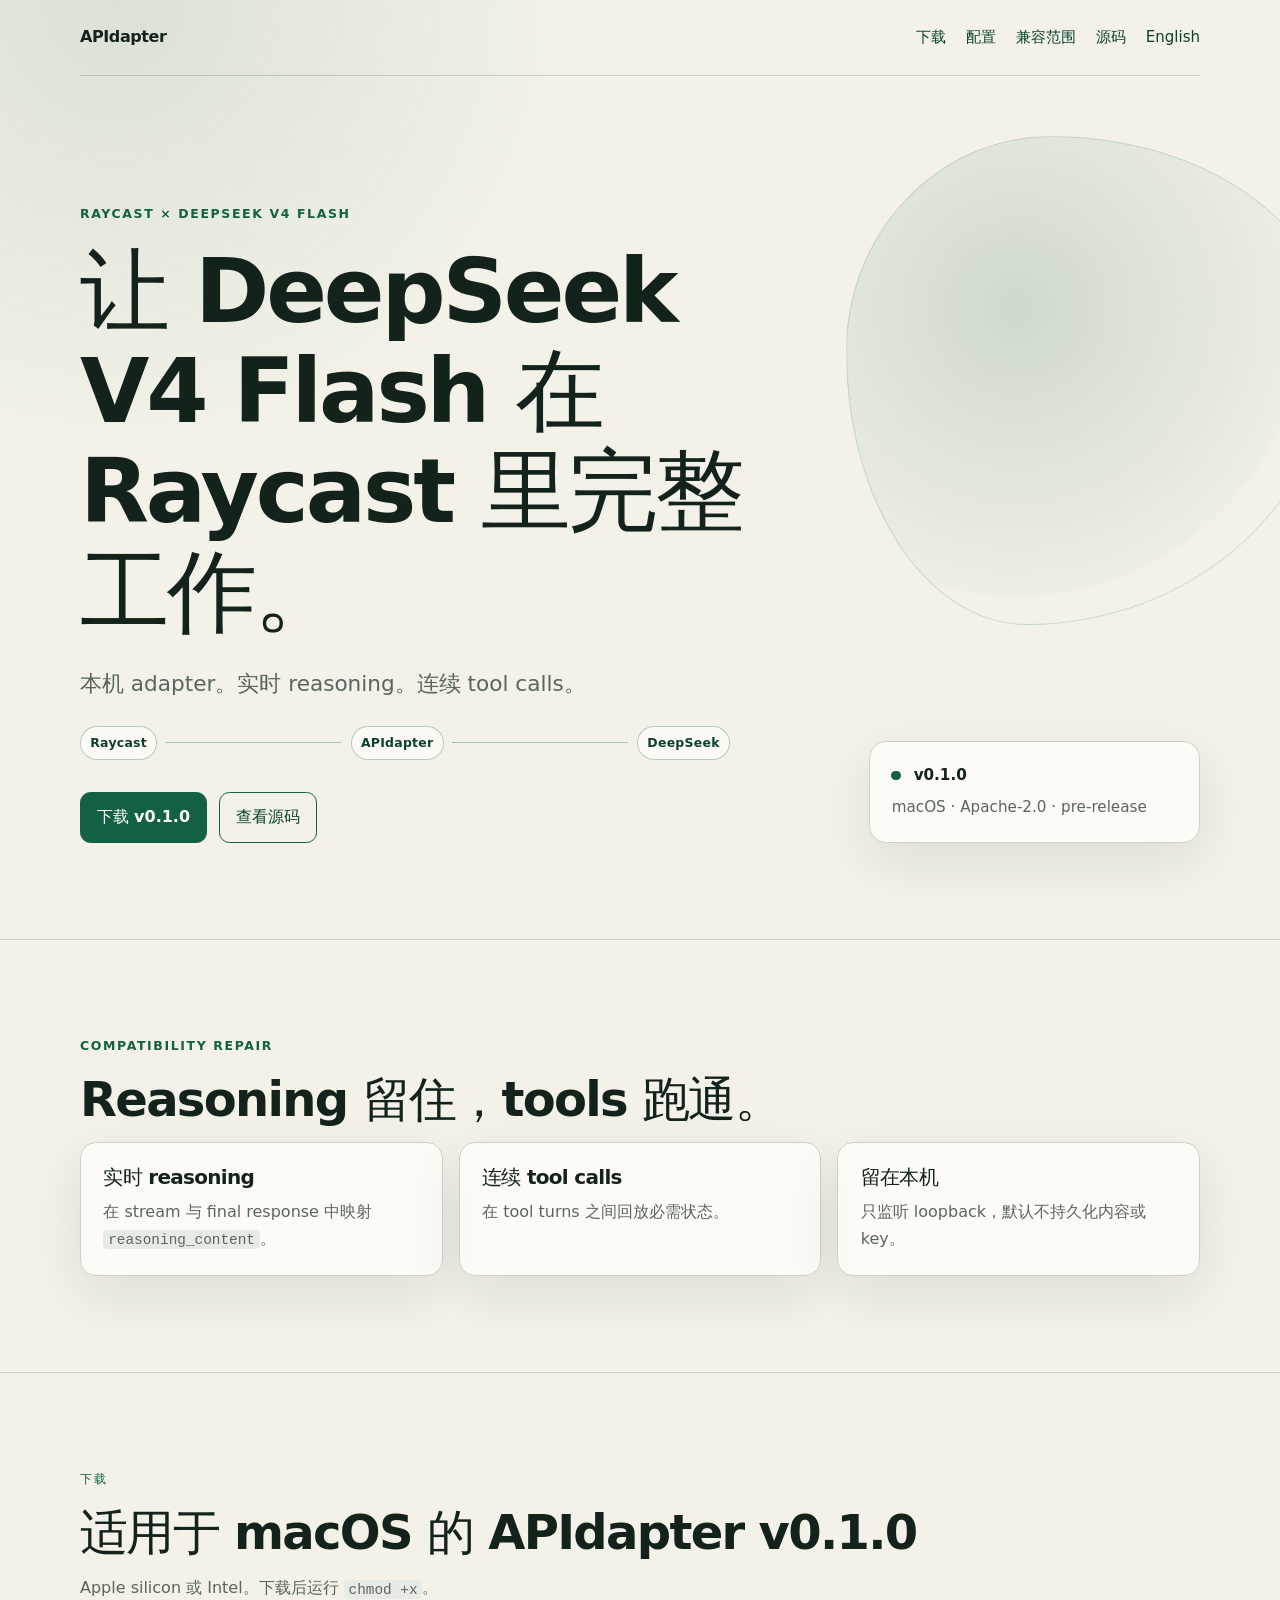
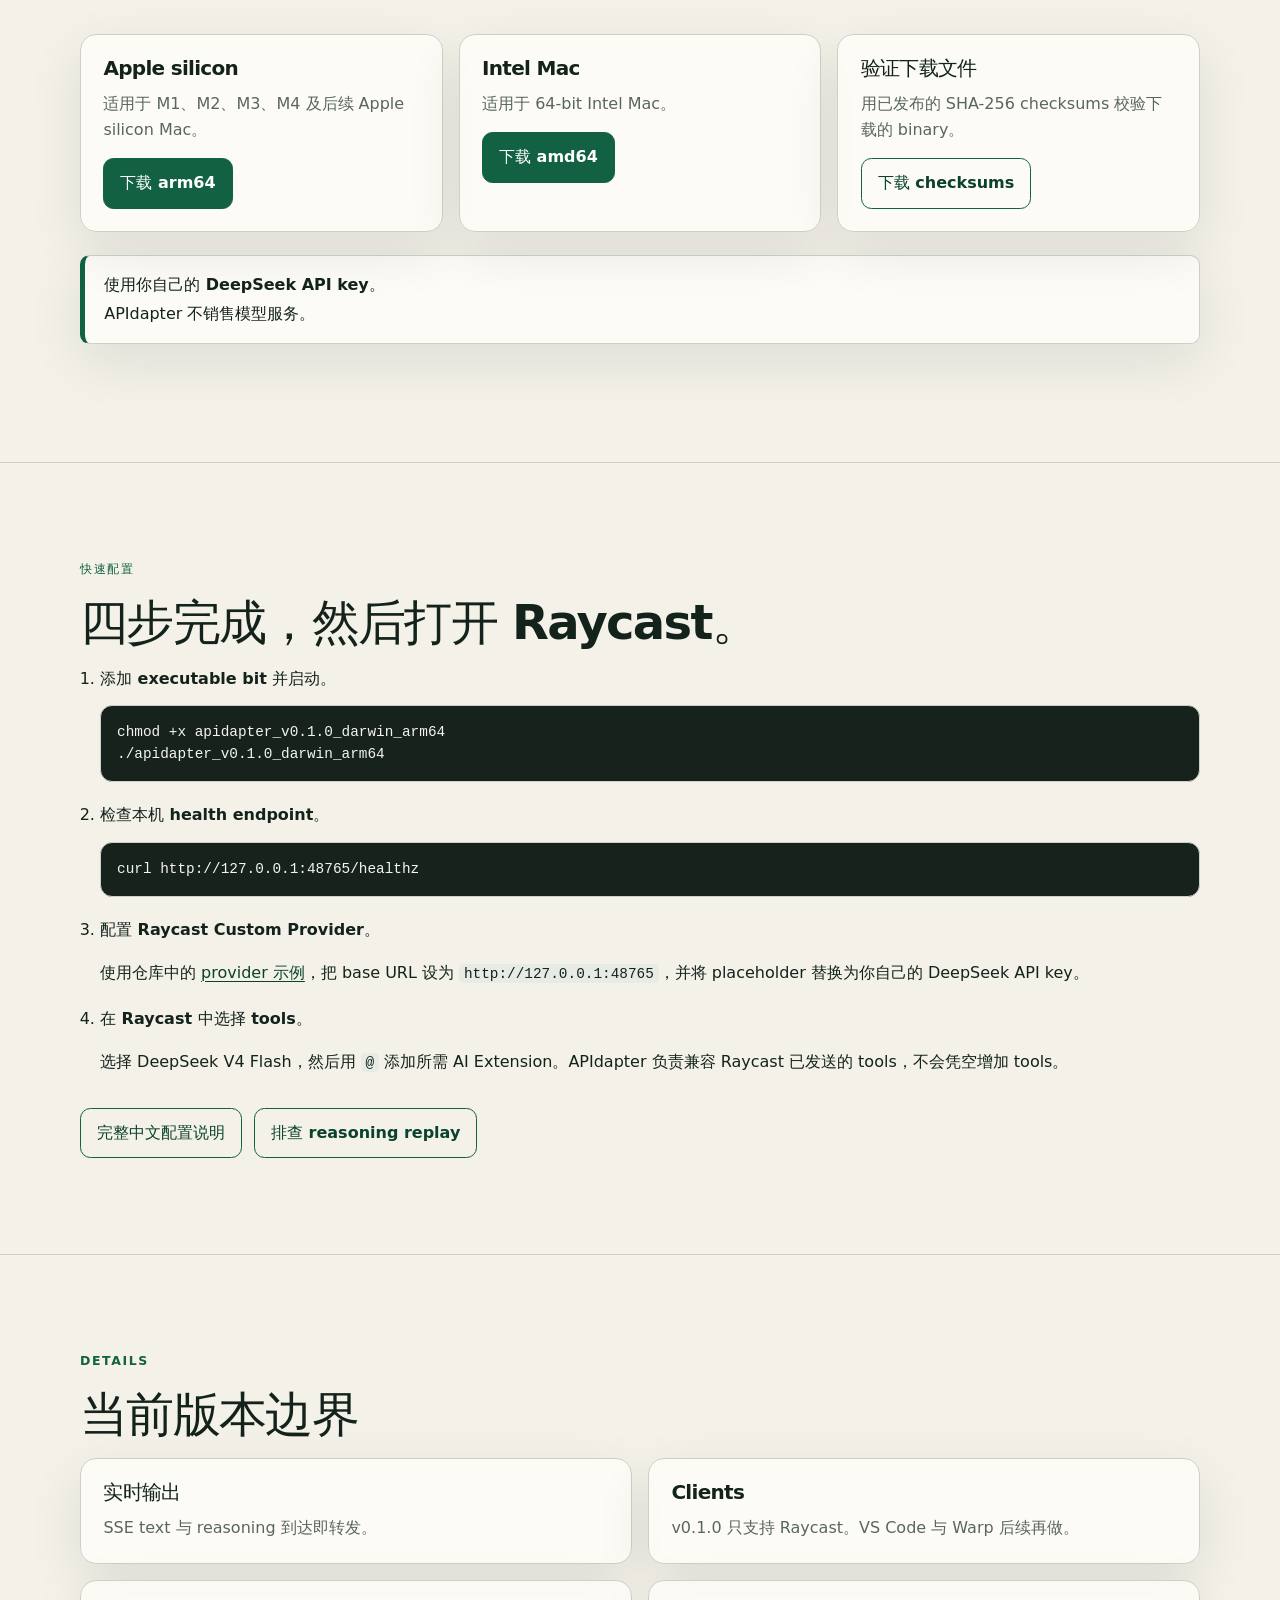
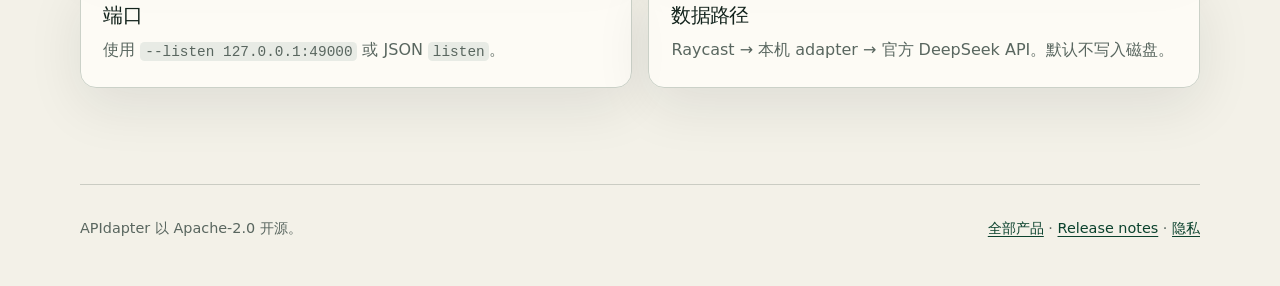
<file: apidapter/zh/index.html>
<!doctype html>
<html lang="zh-Hans">
<head>
  <meta charset="utf-8">
  <meta name="viewport" content="width=device-width, initial-scale=1">
  <title>APIdapter — 在 Raycast 中使用 DeepSeek V4 Flash</title>
  <meta name="description" content="APIdapter 是本机 OpenAI-compatible adapter，让 DeepSeek V4 Flash 在 Raycast 中支持实时 reasoning 与 multi-turn tool calls。下载 macOS v0.1.0。">
  <link rel="canonical" href="https://p1ac4.github.io/apidapter/zh/">
  <link rel="alternate" hreflang="en" href="https://p1ac4.github.io/apidapter/">
  <link rel="alternate" hreflang="zh-Hans" href="https://p1ac4.github.io/apidapter/zh/">
  <link rel="alternate" hreflang="x-default" href="https://p1ac4.github.io/apidapter/">
  <meta property="og:type" content="website">
  <meta property="og:title" content="APIdapter — Raycast 的 DeepSeek V4 Flash 兼容层">
  <meta property="og:description" content="本机 compatibility adapter，支持 streaming reasoning 与 multi-turn tool calls。">
  <meta property="og:url" content="https://p1ac4.github.io/apidapter/zh/">
  <meta name="twitter:card" content="summary">
  <link rel="icon" href="/assets/favicon.svg" type="image/svg+xml">
  <link rel="stylesheet" href="/assets/styles.css">
  <!-- Google tag (gtag.js) -->
  <script async src="https://www.googletagmanager.com/gtag/js?id=G-8JHM6JYCK9"></script>
  <script>
    window.dataLayer = window.dataLayer || [];
    function gtag(){dataLayer.push(arguments);}
    gtag('js', new Date());
    gtag('config', 'G-8JHM6JYCK9');
  </script>
  <script type="application/ld+json">
  {
    "@context": "https://schema.org",
    "@graph": [
      {
        "@type": "SoftwareApplication",
        "name": "APIdapter",
        "description": "让 DeepSeek V4 Flash 在 Raycast 中支持实时 reasoning 与 multi-turn tool calls 的本机 OpenAI-compatible adapter。",
        "url": "https://p1ac4.github.io/apidapter/zh/",
        "codeRepository": "https://github.com/p1ac4/APIdapter",
        "downloadUrl": "https://github.com/p1ac4/APIdapter/releases/tag/v0.1.0",
        "softwareVersion": "0.1.0",
        "operatingSystem": "macOS",
        "applicationCategory": "DeveloperApplication",
        "license": "https://www.apache.org/licenses/LICENSE-2.0",
        "isAccessibleForFree": true,
        "inLanguage": "zh-Hans"
      }
    ]
  }
  </script>
</head>
<body>
  <a class="skip-link" href="#main">跳到正文</a>
  <header class="shell site-header">
    <a class="brand" href="/apidapter/zh/">APIdapter</a>
    <nav class="nav" aria-label="主导航">
      <a href="#download">下载</a>
      <a href="#setup">配置</a>
      <a href="/apidapter/zh/compatibility/">兼容范围</a>
      <a href="https://github.com/p1ac4/APIdapter">源码</a>
      <a lang="en" href="/apidapter/">English</a>
    </nav>
  </header>

  <main id="main">
    <section class="shell hero">
      <div class="hero-grid">
        <div>
          <p class="eyebrow">Raycast × DeepSeek V4 Flash</p>
          <h1>让 DeepSeek V4 Flash 在 Raycast 里完整工作。</h1>
          <p class="lede">本机 adapter。实时 reasoning。连续 tool calls。</p>
          <div class="route" aria-label="请求路径">
            <span>Raycast</span><i aria-hidden="true"></i><span>APIdapter</span><i aria-hidden="true"></i><span>DeepSeek</span>
          </div>
          <div class="actions">
            <a class="button" href="#download">下载 v0.1.0</a>
            <a class="button secondary" href="https://github.com/p1ac4/APIdapter">查看源码</a>
          </div>
        </div>
        <aside class="hero-note" aria-label="发布状态">
          <strong>v0.1.0</strong>
          <p>macOS · Apache-2.0 · pre-release</p>
        </aside>
      </div>
    </section>

    <section class="section">
      <div class="shell">
        <p class="eyebrow">Compatibility repair</p>
        <h2>Reasoning 留住，tools 跑通。</h2>
        <div class="grid">
          <article class="card">
            <h3>实时 reasoning</h3>
            <p>在 stream 与 final response 中映射 <code>reasoning_content</code>。</p>
          </article>
          <article class="card">
            <h3>连续 tool calls</h3>
            <p>在 tool turns 之间回放必需状态。</p>
          </article>
          <article class="card">
            <h3>留在本机</h3>
            <p>只监听 loopback，默认不持久化内容或 key。</p>
          </article>
        </div>
      </div>
    </section>

    <section class="section" id="download">
      <div class="shell">
        <p class="eyebrow">下载</p>
        <h2>适用于 macOS 的 APIdapter v0.1.0</h2>
        <p class="section-intro">Apple silicon 或 Intel。下载后运行 <code>chmod +x</code>。</p>
        <div class="grid">
          <article class="card">
            <h3>Apple silicon</h3>
            <p>适用于 M1、M2、M3、M4 及后续 Apple silicon Mac。</p>
            <p><a class="button" href="https://github.com/p1ac4/APIdapter/releases/download/v0.1.0/apidapter_v0.1.0_darwin_arm64">下载 arm64</a></p>
          </article>
          <article class="card">
            <h3>Intel Mac</h3>
            <p>适用于 64-bit Intel Mac。</p>
            <p><a class="button" href="https://github.com/p1ac4/APIdapter/releases/download/v0.1.0/apidapter_v0.1.0_darwin_amd64">下载 amd64</a></p>
          </article>
          <article class="card">
            <h3>验证下载文件</h3>
            <p>用已发布的 SHA-256 checksums 校验下载的 binary。</p>
            <p><a class="button secondary" href="https://github.com/p1ac4/APIdapter/releases/download/v0.1.0/apidapter_v0.1.0_checksums.txt">下载 checksums</a></p>
          </article>
        </div>
        <div class="notice">
          <strong>使用你自己的 DeepSeek API key。</strong>
          APIdapter 不销售模型服务。
        </div>
      </div>
    </section>

    <section class="section" id="setup">
      <div class="shell">
        <p class="eyebrow">快速配置</p>
        <h2>四步完成，然后打开 Raycast。</h2>
        <ol class="steps">
          <li>
            <strong>添加 executable bit 并启动。</strong>
            <pre><code>chmod +x apidapter_v0.1.0_darwin_arm64
./apidapter_v0.1.0_darwin_arm64</code></pre>
          </li>
          <li>
            <strong>检查本机 health endpoint。</strong>
            <pre><code>curl http://127.0.0.1:48765/healthz</code></pre>
          </li>
          <li>
            <strong>配置 Raycast Custom Provider。</strong>
            <p>使用仓库中的 <a href="https://github.com/p1ac4/APIdapter/blob/main/examples/raycast-providers.yaml">provider 示例</a>，把 base URL 设为 <code>http://127.0.0.1:48765</code>，并将 placeholder 替换为你自己的 DeepSeek API key。</p>
          </li>
          <li>
            <strong>在 Raycast 中选择 tools。</strong>
            <p>选择 DeepSeek V4 Flash，然后用 <code>@</code> 添加所需 AI Extension。APIdapter 负责兼容 Raycast 已发送的 tools，不会凭空增加 tools。</p>
          </li>
        </ol>
        <div class="actions">
          <a class="button secondary" href="https://github.com/p1ac4/APIdapter/blob/main/README.zh-CN.md#快速开始">完整中文配置说明</a>
          <a class="button secondary" href="/apidapter/zh/fix-reasoning-content-must-be-passed-back/">排查 reasoning replay</a>
        </div>
      </div>
    </section>

    <section class="section" id="faq">
      <div class="shell">
        <p class="eyebrow">Details</p>
        <h2>当前版本边界</h2>
        <div class="grid two">
          <article class="card">
            <h3>实时输出</h3>
            <p>SSE text 与 reasoning 到达即转发。</p>
          </article>
          <article class="card">
            <h3>Clients</h3>
            <p>v0.1.0 只支持 Raycast。VS Code 与 Warp 后续再做。</p>
          </article>
          <article class="card">
            <h3>端口</h3>
            <p>使用 <code>--listen 127.0.0.1:49000</code> 或 JSON <code>listen</code>。</p>
          </article>
          <article class="card">
            <h3>数据路径</h3>
            <p>Raycast → 本机 adapter → 官方 DeepSeek API。默认不写入磁盘。</p>
          </article>
        </div>
      </div>
    </section>
  </main>

  <footer class="shell site-footer">
    <p>APIdapter 以 Apache-2.0 开源。</p>
    <p><a href="/zh/">全部产品</a> · <a href="https://github.com/p1ac4/APIdapter/releases/tag/v0.1.0">Release notes</a> · <a href="/zh/privacy/">隐私</a></p>
  </footer>
</body>
</html>
</file>
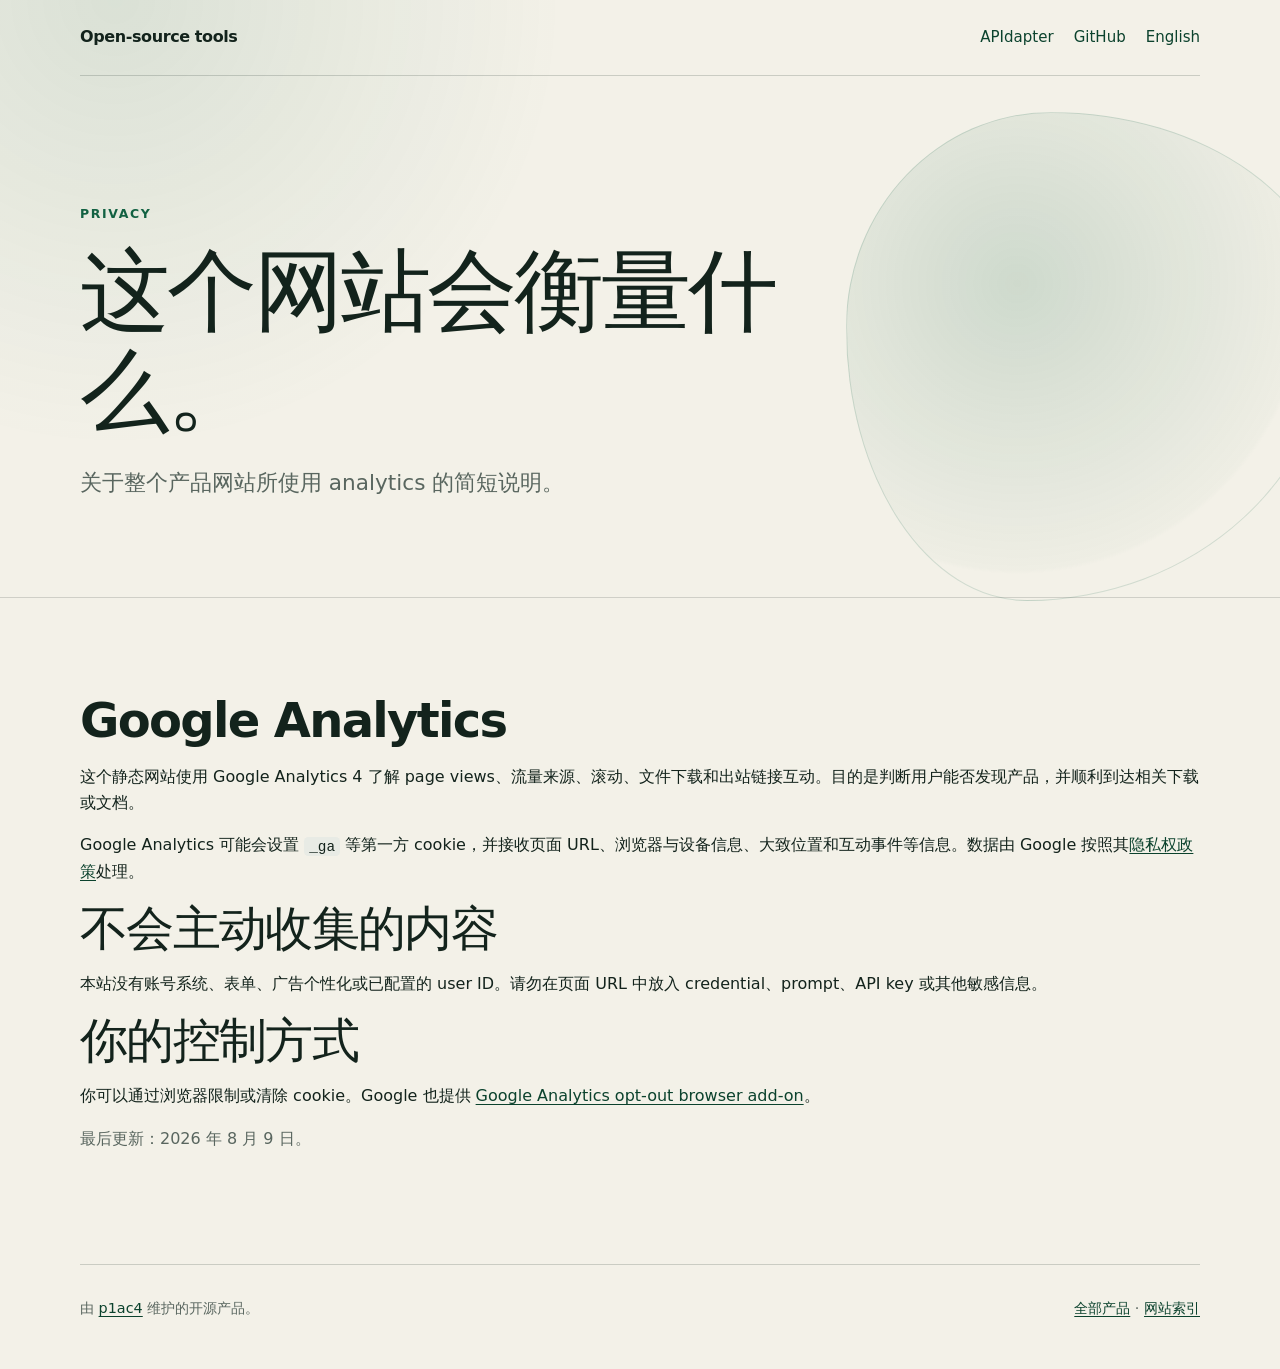
<file: zh/privacy/index.html>
<!doctype html>
<html lang="zh-Hans">
<head>
  <meta charset="utf-8">
  <meta name="viewport" content="width=device-width, initial-scale=1">
  <title>隐私 · Open-source tools</title>
  <meta name="description" content="p1ac4.github.io 产品网站使用 Google Analytics 4 的隐私说明。">
  <link rel="canonical" href="https://p1ac4.github.io/zh/privacy/">
  <link rel="alternate" hreflang="en" href="https://p1ac4.github.io/privacy/">
  <link rel="alternate" hreflang="zh-Hans" href="https://p1ac4.github.io/zh/privacy/">
  <link rel="alternate" hreflang="x-default" href="https://p1ac4.github.io/privacy/">
  <link rel="icon" href="/assets/favicon.svg" type="image/svg+xml">
  <link rel="stylesheet" href="/assets/styles.css">
  <!-- Google tag (gtag.js) -->
  <script async src="https://www.googletagmanager.com/gtag/js?id=G-8JHM6JYCK9"></script>
  <script>
    window.dataLayer = window.dataLayer || [];
    function gtag(){dataLayer.push(arguments);}
    gtag('js', new Date());
    gtag('config', 'G-8JHM6JYCK9');
  </script>
</head>
<body>
  <a class="skip-link" href="#main">跳到正文</a>
  <header class="shell site-header">
    <a class="brand" href="/zh/">Open-source tools</a>
    <nav class="nav" aria-label="主导航">
      <a href="/apidapter/zh/">APIdapter</a>
      <a href="https://github.com/p1ac4">GitHub</a>
      <a lang="en" href="/privacy/">English</a>
    </nav>
  </header>

  <main id="main">
    <section class="shell hero compact">
      <p class="eyebrow">Privacy</p>
      <h1>这个网站会衡量什么。</h1>
      <p class="lede">关于整个产品网站所使用 analytics 的简短说明。</p>
    </section>

    <section class="section">
      <div class="shell content">
        <h2>Google Analytics</h2>
        <p>这个静态网站使用 Google Analytics 4 了解 page views、流量来源、滚动、文件下载和出站链接互动。目的是判断用户能否发现产品，并顺利到达相关下载或文档。</p>
        <p>Google Analytics 可能会设置 <code>_ga</code> 等第一方 cookie，并接收页面 URL、浏览器与设备信息、大致位置和互动事件等信息。数据由 Google 按照其<a href="https://policies.google.com/privacy?hl=zh-CN">隐私权政策</a>处理。</p>

        <h2>不会主动收集的内容</h2>
        <p>本站没有账号系统、表单、广告个性化或已配置的 user ID。请勿在页面 URL 中放入 credential、prompt、API key 或其他敏感信息。</p>

        <h2>你的控制方式</h2>
        <p>你可以通过浏览器限制或清除 cookie。Google 也提供 <a href="https://tools.google.com/dlpage/gaoptout">Google Analytics opt-out browser add-on</a>。</p>

        <p class="muted">最后更新：2026 年 8 月 9 日。</p>
      </div>
    </section>
  </main>

  <footer class="shell site-footer">
    <p>由 <a href="https://github.com/p1ac4">p1ac4</a> 维护的开源产品。</p>
    <p><a href="/zh/">全部产品</a> · <a href="/llms.txt">网站索引</a></p>
  </footer>
</body>
</html>
</file>
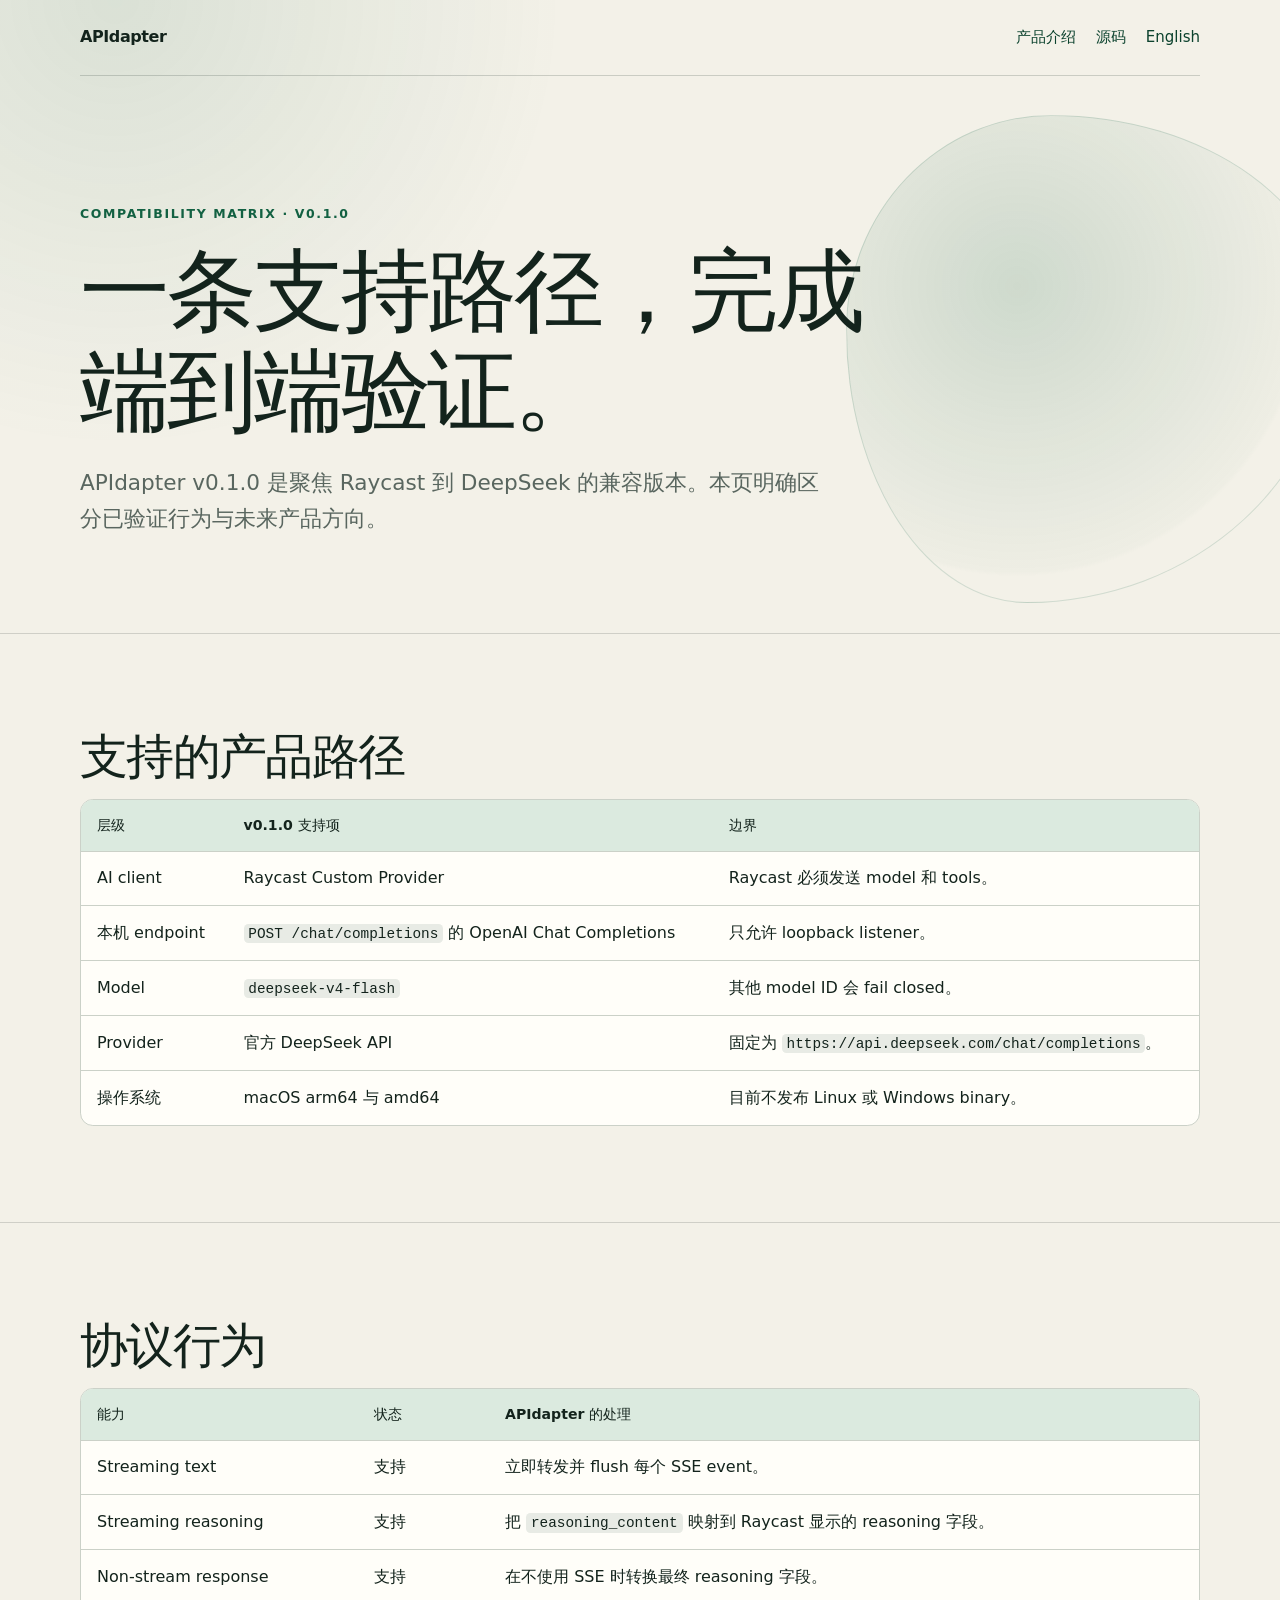
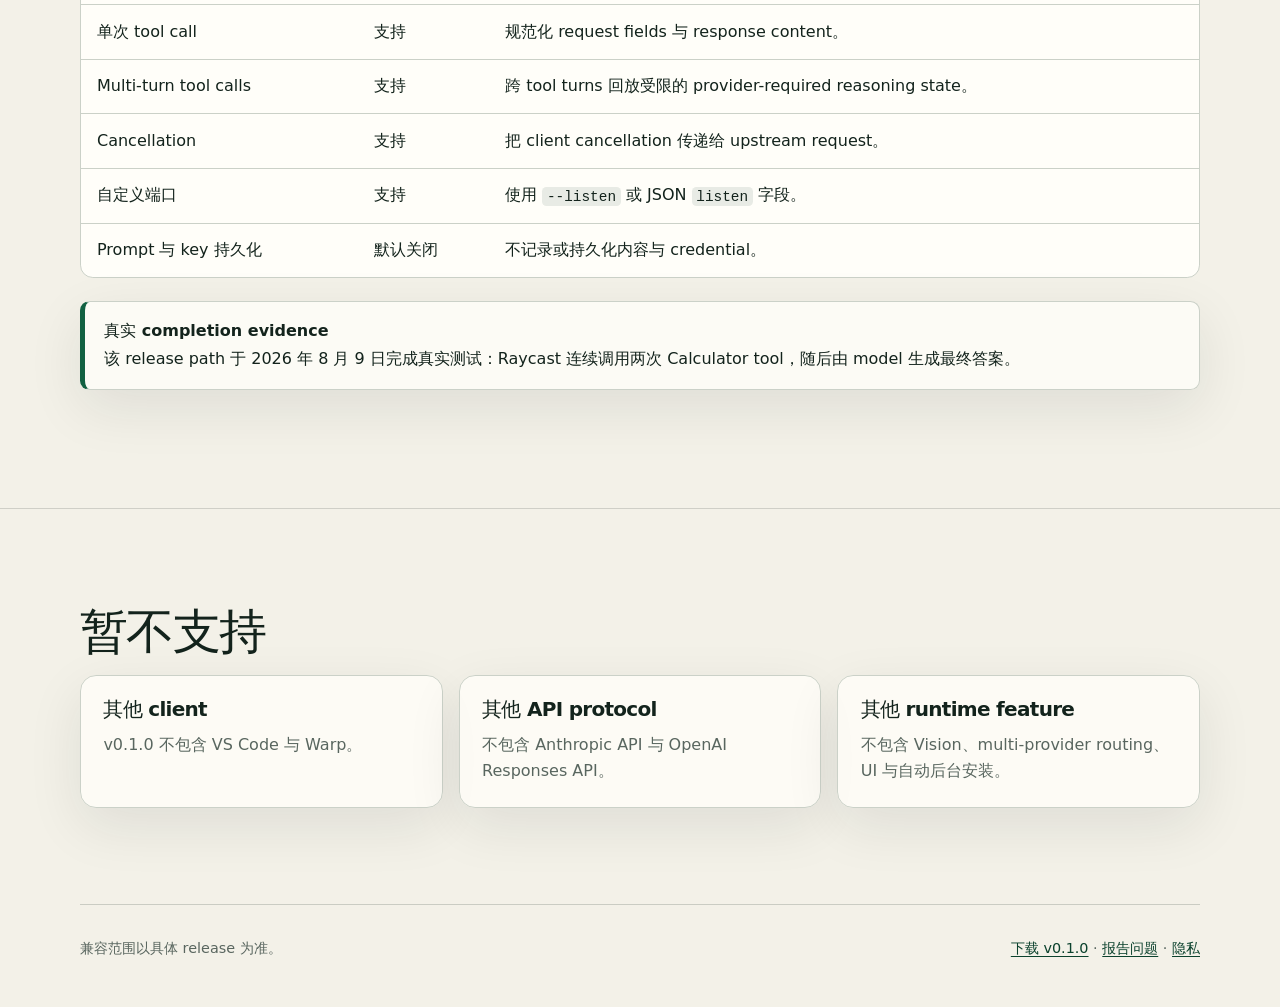
<file: apidapter/zh/compatibility/index.html>
<!doctype html>
<html lang="zh-Hans">
<head>
  <meta charset="utf-8">
  <meta name="viewport" content="width=device-width, initial-scale=1">
  <title>APIdapter 兼容范围 — Raycast 与 DeepSeek V4 Flash</title>
  <meta name="description" content="APIdapter v0.1.0 的准确兼容范围：Raycast Custom Provider、官方 DeepSeek V4 Flash、streaming reasoning、multi-turn tool calls、macOS arm64 与 amd64。">
  <link rel="canonical" href="https://p1ac4.github.io/apidapter/zh/compatibility/">
  <link rel="alternate" hreflang="en" href="https://p1ac4.github.io/apidapter/compatibility/">
  <link rel="alternate" hreflang="zh-Hans" href="https://p1ac4.github.io/apidapter/zh/compatibility/">
  <link rel="alternate" hreflang="x-default" href="https://p1ac4.github.io/apidapter/compatibility/">
  <meta property="og:title" content="APIdapter 兼容矩阵">
  <meta property="og:description" content="APIdapter v0.1.0 支持、测试和暂不包含的能力。">
  <meta property="og:url" content="https://p1ac4.github.io/apidapter/zh/compatibility/">
  <link rel="icon" href="/assets/favicon.svg" type="image/svg+xml">
  <link rel="stylesheet" href="/assets/styles.css">
  <!-- Google tag (gtag.js) -->
  <script async src="https://www.googletagmanager.com/gtag/js?id=G-8JHM6JYCK9"></script>
  <script>
    window.dataLayer = window.dataLayer || [];
    function gtag(){dataLayer.push(arguments);}
    gtag('js', new Date());
    gtag('config', 'G-8JHM6JYCK9');
  </script>
</head>
<body>
  <a class="skip-link" href="#main">跳到正文</a>
  <header class="shell site-header">
    <a class="brand" href="/apidapter/zh/">APIdapter</a>
    <nav class="nav" aria-label="主导航">
      <a href="/apidapter/zh/">产品介绍</a>
      <a href="https://github.com/p1ac4/APIdapter">源码</a>
      <a lang="en" href="/apidapter/compatibility/">English</a>
    </nav>
  </header>

  <main id="main">
    <section class="shell hero">
      <p class="eyebrow">Compatibility matrix · v0.1.0</p>
      <h1>一条支持路径，完成端到端验证。</h1>
      <p class="lede">APIdapter v0.1.0 是聚焦 Raycast 到 DeepSeek 的兼容版本。本页明确区分已验证行为与未来产品方向。</p>
    </section>

    <section class="section">
      <div class="shell">
        <h2>支持的产品路径</h2>
        <div class="table-wrap">
          <table>
            <thead>
              <tr><th>层级</th><th>v0.1.0 支持项</th><th>边界</th></tr>
            </thead>
            <tbody>
              <tr><td>AI client</td><td>Raycast Custom Provider</td><td>Raycast 必须发送 model 和 tools。</td></tr>
              <tr><td>本机 endpoint</td><td><code>POST /chat/completions</code> 的 OpenAI Chat Completions</td><td>只允许 loopback listener。</td></tr>
              <tr><td>Model</td><td><code>deepseek-v4-flash</code></td><td>其他 model ID 会 fail closed。</td></tr>
              <tr><td>Provider</td><td>官方 DeepSeek API</td><td>固定为 <code>https://api.deepseek.com/chat/completions</code>。</td></tr>
              <tr><td>操作系统</td><td>macOS arm64 与 amd64</td><td>目前不发布 Linux 或 Windows binary。</td></tr>
            </tbody>
          </table>
        </div>
      </div>
    </section>

    <section class="section">
      <div class="shell">
        <h2>协议行为</h2>
        <div class="table-wrap">
          <table>
            <thead>
              <tr><th>能力</th><th>状态</th><th>APIdapter 的处理</th></tr>
            </thead>
            <tbody>
              <tr><td>Streaming text</td><td>支持</td><td>立即转发并 flush 每个 SSE event。</td></tr>
              <tr><td>Streaming reasoning</td><td>支持</td><td>把 <code>reasoning_content</code> 映射到 Raycast 显示的 reasoning 字段。</td></tr>
              <tr><td>Non-stream response</td><td>支持</td><td>在不使用 SSE 时转换最终 reasoning 字段。</td></tr>
              <tr><td>单次 tool call</td><td>支持</td><td>规范化 request fields 与 response content。</td></tr>
              <tr><td>Multi-turn tool calls</td><td>支持</td><td>跨 tool turns 回放受限的 provider-required reasoning state。</td></tr>
              <tr><td>Cancellation</td><td>支持</td><td>把 client cancellation 传递给 upstream request。</td></tr>
              <tr><td>自定义端口</td><td>支持</td><td>使用 <code>--listen</code> 或 JSON <code>listen</code> 字段。</td></tr>
              <tr><td>Prompt 与 key 持久化</td><td>默认关闭</td><td>不记录或持久化内容与 credential。</td></tr>
            </tbody>
          </table>
        </div>
        <div class="notice">
          <strong>真实 completion evidence</strong>
          该 release path 于 2026 年 8 月 9 日完成真实测试：Raycast 连续调用两次 Calculator tool，随后由 model 生成最终答案。
        </div>
      </div>
    </section>

    <section class="section">
      <div class="shell">
        <h2>暂不支持</h2>
        <div class="grid">
          <article class="card"><h3>其他 client</h3><p>v0.1.0 不包含 VS Code 与 Warp。</p></article>
          <article class="card"><h3>其他 API protocol</h3><p>不包含 Anthropic API 与 OpenAI Responses API。</p></article>
          <article class="card"><h3>其他 runtime feature</h3><p>不包含 Vision、multi-provider routing、UI 与自动后台安装。</p></article>
        </div>
      </div>
    </section>
  </main>

  <footer class="shell site-footer">
    <p>兼容范围以具体 release 为准。</p>
    <p><a href="/apidapter/zh/#download">下载 v0.1.0</a> · <a href="https://github.com/p1ac4/APIdapter/issues">报告问题</a> · <a href="/zh/privacy/">隐私</a></p>
  </footer>
</body>
</html>
</file>
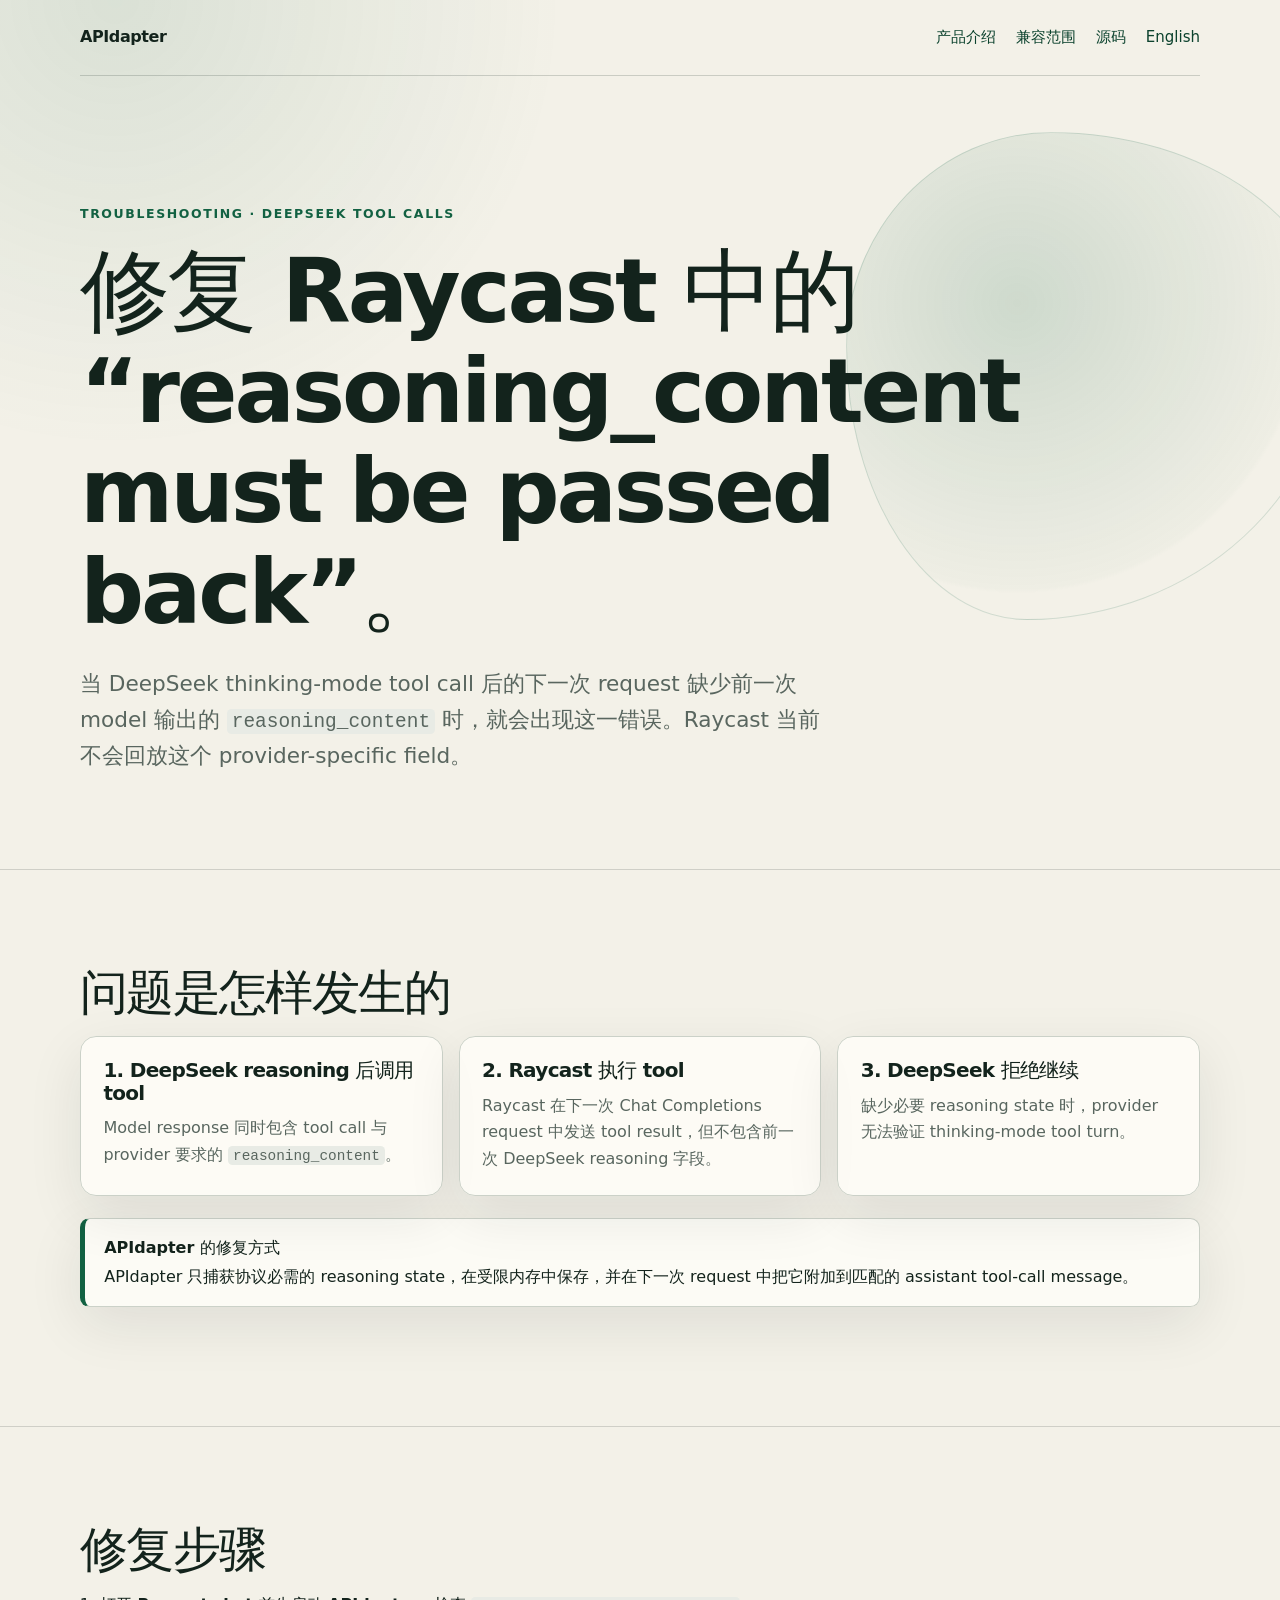
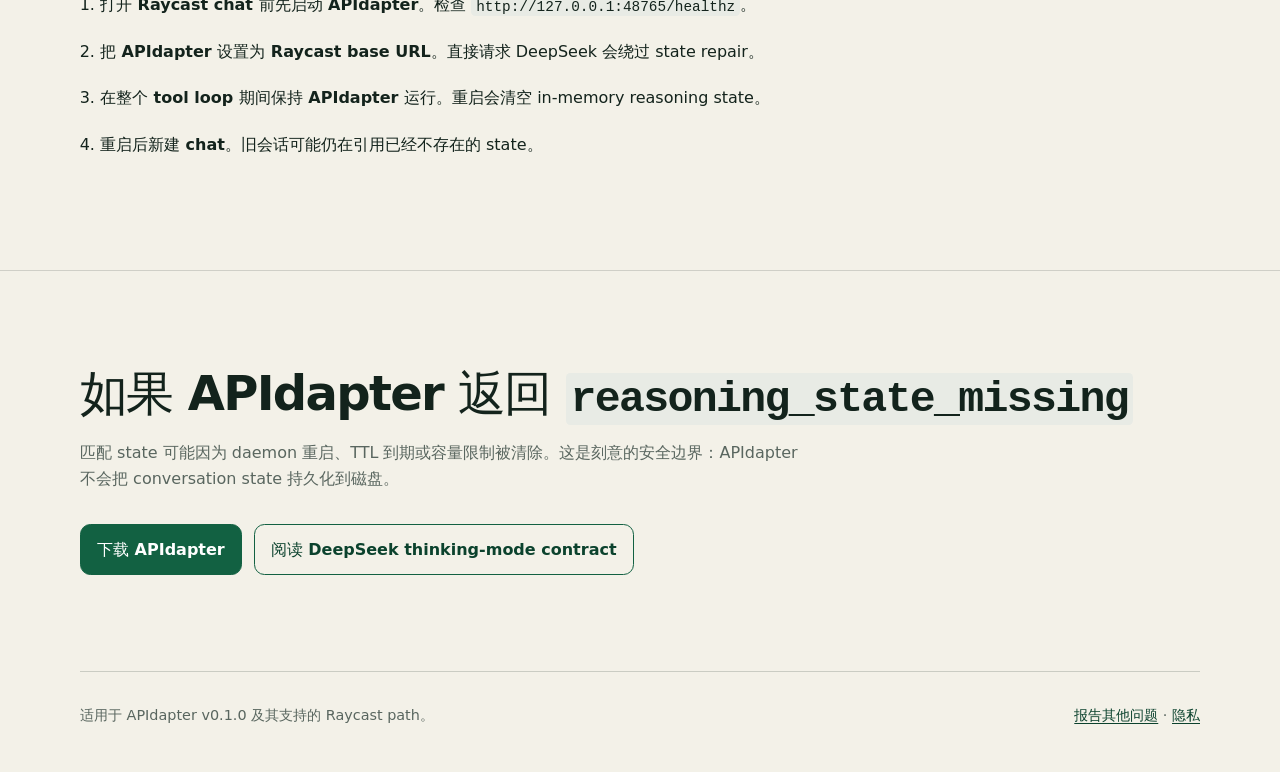
<file: apidapter/zh/fix-reasoning-content-must-be-passed-back/index.html>
<!doctype html>
<html lang="zh-Hans">
<head>
  <meta charset="utf-8">
  <meta name="viewport" content="width=device-width, initial-scale=1">
  <title>修复 Raycast 中的“reasoning_content must be passed back”</title>
  <meta name="description" content="解释 Raycast 未回放 reasoning_content 时 DeepSeek tool call 为什么失败、APIdapter 如何修复 tool-turn state，以及如何处理 reasoning_state_missing。">
  <link rel="canonical" href="https://p1ac4.github.io/apidapter/zh/fix-reasoning-content-must-be-passed-back/">
  <link rel="alternate" hreflang="en" href="https://p1ac4.github.io/apidapter/fix-reasoning-content-must-be-passed-back/">
  <link rel="alternate" hreflang="zh-Hans" href="https://p1ac4.github.io/apidapter/zh/fix-reasoning-content-must-be-passed-back/">
  <link rel="alternate" hreflang="x-default" href="https://p1ac4.github.io/apidapter/fix-reasoning-content-must-be-passed-back/">
  <meta property="og:title" content="修复 Raycast 中的 DeepSeek reasoning_content replay">
  <meta property="og:description" content="理解并修复 tool turns 之间缺失的 reasoning state。">
  <meta property="og:url" content="https://p1ac4.github.io/apidapter/zh/fix-reasoning-content-must-be-passed-back/">
  <link rel="icon" href="/assets/favicon.svg" type="image/svg+xml">
  <link rel="stylesheet" href="/assets/styles.css">
  <!-- Google tag (gtag.js) -->
  <script async src="https://www.googletagmanager.com/gtag/js?id=G-8JHM6JYCK9"></script>
  <script>
    window.dataLayer = window.dataLayer || [];
    function gtag(){dataLayer.push(arguments);}
    gtag('js', new Date());
    gtag('config', 'G-8JHM6JYCK9');
  </script>
  <script type="application/ld+json">
  {
    "@context": "https://schema.org",
    "@type": "TechArticle",
    "headline": "修复 Raycast 中的 reasoning_content must be passed back",
    "description": "APIdapter 如何修复 Raycast tool turns 之间缺失的 DeepSeek reasoning state。",
    "mainEntityOfPage": "https://p1ac4.github.io/apidapter/zh/fix-reasoning-content-must-be-passed-back/",
    "inLanguage": "zh-Hans",
    "about": ["DeepSeek", "Raycast", "reasoning_content", "tool calling"]
  }
  </script>
</head>
<body>
  <a class="skip-link" href="#main">跳到正文</a>
  <header class="shell site-header">
    <a class="brand" href="/apidapter/zh/">APIdapter</a>
    <nav class="nav" aria-label="主导航">
      <a href="/apidapter/zh/">产品介绍</a>
      <a href="/apidapter/zh/compatibility/">兼容范围</a>
      <a href="https://github.com/p1ac4/APIdapter">源码</a>
      <a lang="en" href="/apidapter/fix-reasoning-content-must-be-passed-back/">English</a>
    </nav>
  </header>

  <main id="main">
    <article>
      <section class="shell hero">
        <p class="eyebrow">Troubleshooting · DeepSeek tool calls</p>
        <h1>修复 Raycast 中的“reasoning_content must be passed back”。</h1>
        <p class="lede">当 DeepSeek thinking-mode tool call 后的下一次 request 缺少前一次 model 输出的 <code>reasoning_content</code> 时，就会出现这一错误。Raycast 当前不会回放这个 provider-specific field。</p>
      </section>

      <section class="section">
        <div class="shell">
          <h2>问题是怎样发生的</h2>
          <div class="grid">
            <article class="card">
              <h3>1. DeepSeek reasoning 后调用 tool</h3>
              <p>Model response 同时包含 tool call 与 provider 要求的 <code>reasoning_content</code>。</p>
            </article>
            <article class="card">
              <h3>2. Raycast 执行 tool</h3>
              <p>Raycast 在下一次 Chat Completions request 中发送 tool result，但不包含前一次 DeepSeek reasoning 字段。</p>
            </article>
            <article class="card">
              <h3>3. DeepSeek 拒绝继续</h3>
              <p>缺少必要 reasoning state 时，provider 无法验证 thinking-mode tool turn。</p>
            </article>
          </div>
          <div class="notice">
            <strong>APIdapter 的修复方式</strong>
            APIdapter 只捕获协议必需的 reasoning state，在受限内存中保存，并在下一次 request 中把它附加到匹配的 assistant tool-call message。
          </div>
        </div>
      </section>

      <section class="section">
        <div class="shell">
          <h2>修复步骤</h2>
          <ol class="steps">
            <li><strong>打开 Raycast chat 前先启动 APIdapter。</strong>检查 <code>http://127.0.0.1:48765/healthz</code>。</li>
            <li><strong>把 APIdapter 设置为 Raycast base URL。</strong>直接请求 DeepSeek 会绕过 state repair。</li>
            <li><strong>在整个 tool loop 期间保持 APIdapter 运行。</strong>重启会清空 in-memory reasoning state。</li>
            <li><strong>重启后新建 chat。</strong>旧会话可能仍在引用已经不存在的 state。</li>
          </ol>
        </div>
      </section>

      <section class="section">
        <div class="shell">
          <h2>如果 APIdapter 返回 <code>reasoning_state_missing</code></h2>
          <p class="section-intro">匹配 state 可能因为 daemon 重启、TTL 到期或容量限制被清除。这是刻意的安全边界：APIdapter 不会把 conversation state 持久化到磁盘。</p>
          <div class="actions">
            <a class="button" href="/apidapter/zh/#download">下载 APIdapter</a>
            <a class="button secondary" href="https://api-docs.deepseek.com/guides/thinking_mode/">阅读 DeepSeek thinking-mode contract</a>
          </div>
        </div>
      </section>
    </article>
  </main>

  <footer class="shell site-footer">
    <p>适用于 APIdapter v0.1.0 及其支持的 Raycast path。</p>
    <p><a href="https://github.com/p1ac4/APIdapter/issues">报告其他问题</a> · <a href="/zh/privacy/">隐私</a></p>
  </footer>
</body>
</html>
</file>
<file: assets/styles.css>
:root {
  color-scheme: light;
  --paper: #f3f1e8;
  --surface: #fffef9;
  --ink: #13231c;
  --muted: #59665f;
  --line: #cbd1c8;
  --accent: #126142;
  --accent-dark: #0b422d;
  --accent-soft: #dbeadf;
  --code: #e8ebe5;
  --shadow: 0 18px 55px rgba(19, 35, 28, 0.09);
  font-family: Inter, ui-sans-serif, system-ui, -apple-system, BlinkMacSystemFont, "Segoe UI", sans-serif;
  font-synthesis: none;
}

* {
  box-sizing: border-box;
}

html {
  scroll-behavior: smooth;
}

body {
  margin: 0;
  overflow-x: hidden;
  background:
    radial-gradient(circle at 9% 0%, rgba(18, 97, 66, 0.11), transparent 28rem),
    var(--paper);
  color: var(--ink);
  line-height: 1.65;
}

a {
  color: var(--accent-dark);
  text-underline-offset: 0.18em;
  text-decoration-thickness: 0.08em;
}

a:hover {
  color: var(--accent);
}

.skip-link {
  position: absolute;
  left: -999px;
  top: 0;
  z-index: 10;
  padding: 0.7rem 1rem;
  background: var(--ink);
  color: white;
}

.skip-link:focus {
  left: 1rem;
  top: 1rem;
}

.shell {
  width: min(1120px, calc(100% - 2rem));
  margin: 0 auto;
}

.site-header {
  display: flex;
  align-items: center;
  justify-content: space-between;
  gap: 1.5rem;
  min-height: 76px;
  border-bottom: 1px solid rgba(19, 35, 28, 0.18);
}

.brand {
  color: var(--ink);
  font-weight: 780;
  letter-spacing: -0.025em;
  text-decoration: none;
}

.nav {
  display: flex;
  flex-wrap: wrap;
  align-items: center;
  justify-content: flex-end;
  gap: 0.9rem 1.25rem;
  font-size: 0.94rem;
}

.nav a {
  position: relative;
  text-decoration: none;
}

.nav a::after {
  position: absolute;
  right: 0;
  bottom: -0.28rem;
  left: 0;
  height: 2px;
  background: var(--accent);
  content: "";
  transform: scaleX(0);
  transform-origin: right;
  transition: transform 180ms ease;
}

.nav a:hover::after {
  transform: scaleX(1);
  transform-origin: left;
}

.hero {
  position: relative;
  isolation: isolate;
  padding: clamp(4.5rem, 10vw, 8rem) 0 clamp(3.5rem, 8vw, 6rem);
}

.hero::after {
  position: absolute;
  z-index: -1;
  top: 7%;
  right: -12%;
  width: clamp(16rem, 38vw, 34rem);
  aspect-ratio: 1;
  border: 1px solid rgba(18, 97, 66, 0.15);
  border-radius: 42% 58% 63% 37% / 44% 42% 58% 56%;
  background: radial-gradient(circle at 35% 35%, rgba(18, 97, 66, 0.16), rgba(18, 97, 66, 0.02) 64%, transparent 65%);
  content: "";
  animation: ambient-orbit 13s ease-in-out infinite alternate;
}

.hero-grid {
  display: grid;
  grid-template-columns: minmax(0, 1.55fr) minmax(260px, 0.72fr);
  align-items: end;
  gap: clamp(2rem, 6vw, 5rem);
}

.eyebrow {
  margin: 0 0 1rem;
  color: var(--accent);
  font-size: 0.78rem;
  font-weight: 800;
  letter-spacing: 0.13em;
  text-transform: uppercase;
}

h1,
h2,
h3 {
  line-height: 1.12;
  letter-spacing: -0.035em;
}

h1 {
  max-width: 850px;
  margin: 0;
  font-size: clamp(2.7rem, 7vw, 5.9rem);
}

h2 {
  margin: 0 0 1rem;
  font-size: clamp(1.8rem, 4vw, 3rem);
}

h3 {
  margin: 0 0 0.7rem;
  font-size: 1.25rem;
}

.lede {
  max-width: 760px;
  margin: 1.5rem 0 0;
  color: var(--muted);
  font-size: clamp(1.08rem, 2.4vw, 1.35rem);
}

.hero-note,
.card,
.notice {
  border: 1px solid var(--line);
  background: rgba(255, 254, 249, 0.78);
  box-shadow: var(--shadow);
}

.hero-note {
  position: relative;
  padding: 1.35rem;
  border-radius: 1.1rem;
  font-size: 0.95rem;
}

.hero-note::before {
  display: inline-block;
  width: 0.62rem;
  height: 0.62rem;
  margin-right: 0.45rem;
  border-radius: 50%;
  background: var(--accent);
  box-shadow: 0 0 0 0 rgba(18, 97, 66, 0.38);
  content: "";
  animation: status-pulse 2.4s ease-out infinite;
}

.hero-note p {
  margin: 0.45rem 0 0;
  color: var(--muted);
}

.actions {
  display: flex;
  flex-wrap: wrap;
  gap: 0.75rem;
  margin-top: 2rem;
}

.route {
  display: grid;
  grid-template-columns: auto minmax(2rem, 1fr) auto minmax(2rem, 1fr) auto;
  align-items: center;
  width: min(100%, 650px);
  gap: 0.55rem;
  margin-top: 1.5rem;
  color: var(--accent-dark);
  font-size: 0.78rem;
  font-weight: 780;
  letter-spacing: 0.02em;
}

.route span {
  padding: 0.38rem 0.58rem;
  border: 1px solid rgba(18, 97, 66, 0.3);
  border-radius: 999px;
  background: rgba(255, 254, 249, 0.72);
  white-space: nowrap;
}

.route i {
  position: relative;
  height: 1px;
  overflow: hidden;
  background: rgba(18, 97, 66, 0.3);
}

.route i::after {
  position: absolute;
  top: -2px;
  left: -5px;
  width: 5px;
  height: 5px;
  border-radius: 50%;
  background: var(--accent);
  box-shadow: 0 0 10px rgba(18, 97, 66, 0.7);
  content: "";
  animation: route-signal 2.1s linear infinite;
}

.route i:nth-of-type(2)::after {
  animation-delay: 0.8s;
}

.button {
  display: inline-flex;
  align-items: center;
  justify-content: center;
  min-height: 46px;
  padding: 0.7rem 1rem;
  border: 1px solid var(--accent);
  border-radius: 0.65rem;
  background: var(--accent);
  color: white;
  font-weight: 720;
  text-decoration: none;
  transition: transform 160ms ease, background 160ms ease, box-shadow 160ms ease;
}

.button:hover {
  background: var(--accent-dark);
  color: white;
  box-shadow: 0 8px 24px rgba(18, 97, 66, 0.2);
  transform: translateY(-2px);
}

.button.secondary {
  background: transparent;
  color: var(--accent-dark);
}

.button.secondary:hover {
  background: var(--accent-soft);
}

.section {
  padding: clamp(3.5rem, 8vw, 6rem) 0;
  border-top: 1px solid rgba(19, 35, 28, 0.16);
}

.section-intro {
  max-width: 720px;
  margin: 0 0 2rem;
  color: var(--muted);
}

.grid {
  display: grid;
  grid-template-columns: repeat(3, minmax(0, 1fr));
  gap: 1rem;
}

.grid.two {
  grid-template-columns: repeat(2, minmax(0, 1fr));
}

.card {
  position: relative;
  overflow: hidden;
  padding: 1.4rem;
  border-radius: 1rem;
  transition: transform 180ms ease, border-color 180ms ease, box-shadow 180ms ease;
}

.card::before {
  position: absolute;
  top: 0;
  right: 0;
  left: 0;
  height: 3px;
  background: var(--accent);
  content: "";
  transform: scaleX(0);
  transform-origin: left;
  transition: transform 180ms ease;
}

.card:hover {
  border-color: rgba(18, 97, 66, 0.46);
  box-shadow: 0 22px 56px rgba(19, 35, 28, 0.13);
  transform: translateY(-4px);
}

.card:hover::before {
  transform: scaleX(1);
}

.card p {
  margin: 0;
  color: var(--muted);
}

.card p + p,
.card ul,
.card ol {
  margin-top: 0.9rem;
}

.tag-list {
  display: flex;
  flex-wrap: wrap;
  gap: 0.5rem;
  padding: 0;
  margin: 1.15rem 0 0;
  list-style: none;
}

.tag-list li {
  padding: 0.3rem 0.55rem;
  border: 1px solid var(--line);
  border-radius: 999px;
  background: var(--accent-soft);
  color: var(--accent-dark);
  font-size: 0.8rem;
  font-weight: 700;
}

.notice {
  margin: 1.4rem 0;
  padding: 1rem 1.2rem;
  border-left: 5px solid var(--accent);
  border-radius: 0.6rem;
}

.notice strong {
  display: block;
  margin-bottom: 0.15rem;
}

.steps {
  padding-left: 1.25rem;
}

.steps li + li {
  margin-top: 1.25rem;
}

.table-wrap {
  overflow-x: auto;
  border: 1px solid var(--line);
  border-radius: 0.8rem;
  background: var(--surface);
}

table {
  width: 100%;
  border-collapse: collapse;
  min-width: 650px;
}

th,
td {
  padding: 0.85rem 1rem;
  border-bottom: 1px solid var(--line);
  text-align: left;
  vertical-align: top;
}

th {
  background: var(--accent-soft);
  font-size: 0.88rem;
}

tr:last-child td {
  border-bottom: 0;
}

code {
  padding: 0.1rem 0.3rem;
  border-radius: 0.28rem;
  background: var(--code);
  font-family: ui-monospace, SFMono-Regular, Menlo, Monaco, Consolas, monospace;
  font-size: 0.9em;
}

pre {
  overflow-x: auto;
  padding: 1rem;
  border: 1px solid var(--line);
  border-radius: 0.75rem;
  background: #17221d;
  color: #f4f5ef;
  line-height: 1.5;
}

pre code {
  padding: 0;
  background: transparent;
  color: inherit;
}

.muted {
  color: var(--muted);
}

.site-footer {
  display: flex;
  justify-content: space-between;
  gap: 1.5rem;
  padding: 2rem 0 3rem;
  border-top: 1px solid rgba(19, 35, 28, 0.18);
  color: var(--muted);
  font-size: 0.9rem;
}

.site-footer p {
  margin: 0;
}

@keyframes ambient-orbit {
  from {
    transform: rotate(-7deg) translate3d(0, 0, 0);
  }
  to {
    transform: rotate(8deg) translate3d(-2rem, 1rem, 0);
  }
}

@keyframes status-pulse {
  0% {
    box-shadow: 0 0 0 0 rgba(18, 97, 66, 0.38);
  }
  70%,
  100% {
    box-shadow: 0 0 0 0.55rem rgba(18, 97, 66, 0);
  }
}

@keyframes rise-in {
  from {
    opacity: 0;
    transform: translateY(18px);
  }
  to {
    opacity: 1;
    transform: translateY(0);
  }
}

@keyframes route-signal {
  from {
    left: -5px;
  }
  to {
    left: 100%;
  }
}

.hero .eyebrow,
.hero h1,
.hero .lede,
.hero .route,
.hero .actions,
.hero-note {
  animation: rise-in 620ms both;
}

.hero h1 {
  animation-delay: 70ms;
}

.hero .lede {
  animation-delay: 140ms;
}

.hero .actions {
  animation-delay: 280ms;
}

.hero .route {
  animation-delay: 210ms;
}

.hero-note {
  animation-delay: 350ms;
}

@media (max-width: 820px) {
  .hero-grid,
  .grid,
  .grid.two {
    grid-template-columns: 1fr;
  }

  .site-header,
  .site-footer {
    align-items: flex-start;
    flex-direction: column;
    padding: 1.1rem 0;
  }

  .nav {
    justify-content: flex-start;
  }

  h1 {
    font-size: clamp(2.6rem, 13vw, 4.4rem);
  }

  .hero::after {
    top: 3%;
    right: -55%;
    width: 30rem;
  }

  .route {
    gap: 0.35rem;
    font-size: 0.68rem;
  }

  .route span {
    padding: 0.32rem 0.42rem;
  }
}

@media (prefers-reduced-motion: reduce) {
  html {
    scroll-behavior: auto;
  }

  *,
  *::before,
  *::after {
    animation-duration: 0.01ms !important;
    animation-iteration-count: 1 !important;
    scroll-behavior: auto !important;
    transition-duration: 0.01ms !important;
  }
}
</file>
